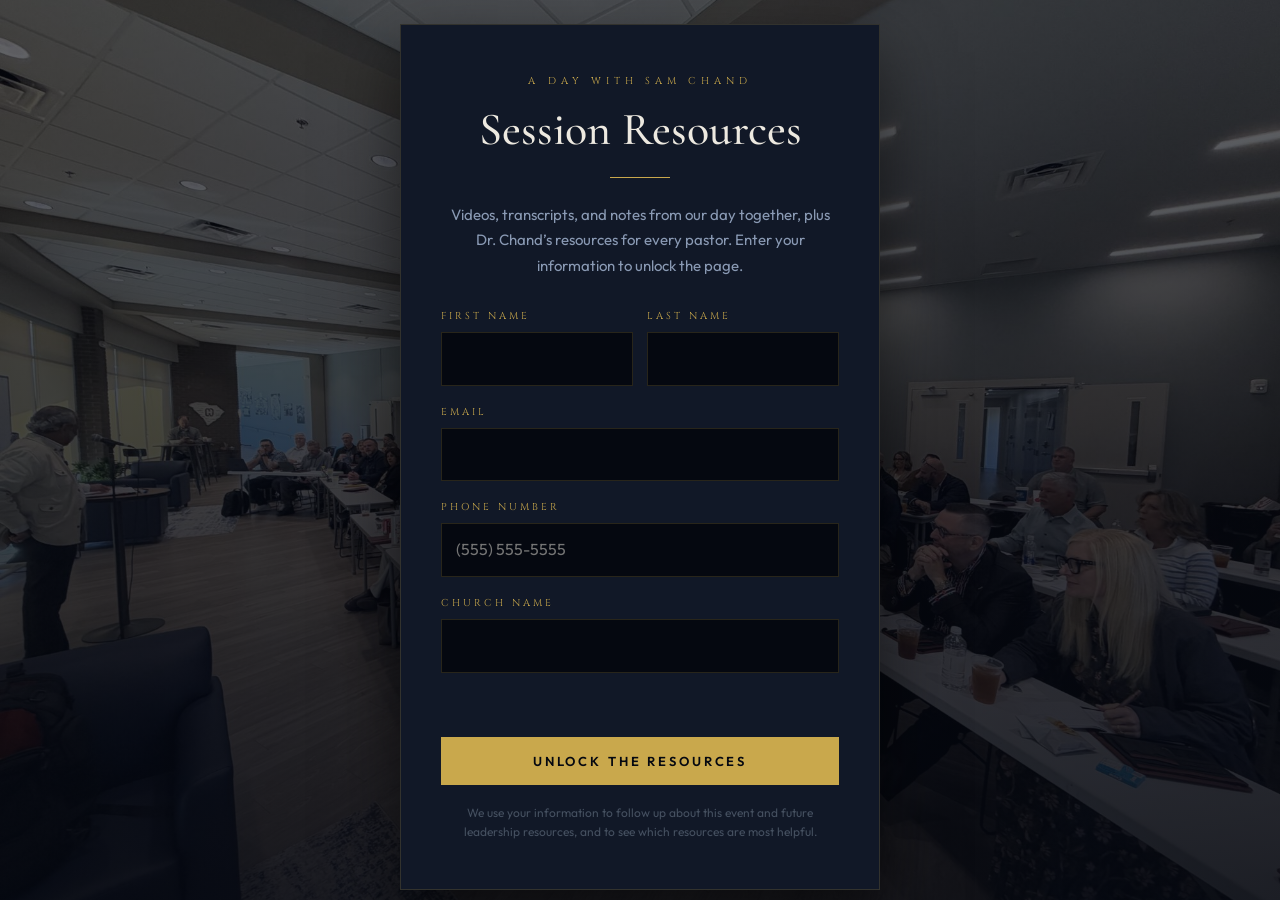
<file: resources.html>
<!DOCTYPE html>
<html lang="en">
<head>
  <meta charset="UTF-8">
  <meta name="viewport" content="width=device-width, initial-scale=1.0">
  <title>Session Resources | A Day with Sam Chand</title>
  <meta name="robots" content="noindex, nofollow">
  <link rel="preconnect" href="https://fonts.googleapis.com">
  <link rel="preconnect" href="https://fonts.gstatic.com" crossorigin>
  <link href="https://fonts.googleapis.com/css2?family=Cormorant+Garamond:ital,wght@0,300;0,400;0,500;0,600;0,700;1,300;1,400;1,500;1,600&family=Cinzel:wght@400;600;700&family=Outfit:wght@300;400;500;600;700&family=Playfair+Display:ital,wght@0,400;0,500;0,700;1,500;1,600&family=Inter:wght@400;500;600&display=swap" rel="stylesheet">
  <link rel="stylesheet" href="assets/styles.css">
  <script
    src="https://app.rybbit.io/api/script.js"
    data-site-id="40519751ca93"
    defer
  ></script>
  <style>
    /* GATE */
    #gate {
      position: fixed; inset: 0; z-index: 9000;
      display: flex; align-items: center; justify-content: center;
      padding: 24px 16px; overflow-y: auto;
      background:
        linear-gradient(180deg, rgba(5,8,16,0.62) 0%, rgba(5,8,16,0.78) 60%, rgba(5,8,16,0.9) 100%),
        url("assets/gate-bg.jpg") center 40% / cover no-repeat;
    }
    body.unlocked #gate { display: none; }
    body:not(.unlocked) { overflow: hidden; }
    body:not(.unlocked) #content { display: none; }

    .gate-card {
      width: 100%; max-width: 480px; margin: auto;
      background: var(--bg-card); border: 1px solid var(--gold-border);
      padding: 48px 40px; text-align: center;
      box-shadow: 0 28px 64px rgba(0,0,0,0.55);
    }
    .gate-card .section-divider { margin: 22px auto 24px; }
    .gate-title {
      font-family: var(--font-display); font-size: clamp(34px, 6vw, 46px);
      font-weight: 500; line-height: 1.08; color: var(--text);
    }
    .gate-lead { font-size: 15px; color: var(--text-secondary); line-height: 1.7; margin-bottom: 30px; }
    .gate-form { text-align: left; display: grid; gap: 18px; }
    .gate-field label {
      display: block; font-family: var(--font-title); font-size: 10px;
      letter-spacing: 0.3em; text-transform: uppercase; color: var(--gold); margin-bottom: 8px;
    }
    .gate-row { display: grid; grid-template-columns: 1fr 1fr; gap: 14px; }
    .gate-field input {
      width: 100%; padding: 13px 14px; font: inherit; font-size: 16px;
      color: var(--text); background: var(--bg-deep);
      border: 1px solid var(--gold-border); border-radius: 0; outline: none;
      transition: border-color 0.2s; appearance: none;
    }
    .gate-field input:focus { border-color: var(--gold); }
    .gate-field [aria-invalid="true"] { border-color: #d36b5e; }
    .gate-hp { position: absolute; left: -9999px; width: 1px; height: 1px; overflow: hidden; }
    .gate-submit {
      margin-top: 8px; width: 100%; padding: 16px; cursor: pointer;
      font-family: var(--font-body); font-size: 13px; font-weight: 600;
      letter-spacing: 0.22em; text-transform: uppercase;
      color: var(--bg-deep); background: var(--gold); border: none;
      transition: background 0.2s;
    }
    .gate-submit:hover { background: var(--gold-light); }
    .gate-submit:disabled { opacity: 0.6; cursor: wait; }
    .gate-error { min-height: 20px; font-size: 14px; color: #e08a7e; text-align: center; }
    .gate-fine { font-size: 12px; color: var(--text-muted); margin-top: 18px; line-height: 1.6; }

    /* PAGE HERO */
    .res-hero {
      position: relative; padding: 170px 24px 90px; text-align: center; overflow: hidden;
      background:
        linear-gradient(180deg, rgba(5,8,16,0.58) 0%, rgba(5,8,16,0.72) 55%, rgba(5,8,16,0.94) 85%, var(--bg-deep) 100%),
        url("assets/hero-bg.jpg") center 35% / cover no-repeat;
    }
    .res-hero .hero-title-main { font-size: clamp(54px, 10vw, 112px); }
    .res-hero .hero-divider { margin: 22px auto; width: 80px; }
    .res-hero .hero-subtitle { margin-bottom: 34px; }
    .res-jump { display: flex; justify-content: center; flex-wrap: wrap; gap: 10px; }
    .res-jump a {
      font-family: var(--font-title); font-size: 11px; letter-spacing: 0.22em; text-transform: uppercase;
      color: var(--text); text-decoration: none; padding: 10px 18px;
      border: 1px solid var(--gold-border); background: rgba(5,8,16,0.55);
      transition: border-color 0.2s, color 0.2s;
    }
    .res-jump a:hover { border-color: var(--gold); color: var(--gold-light); }

    /* SESSIONS */
    .sessions { background: var(--bg-deep); }
    .session {
      border: 1px solid var(--gold-border); background: var(--bg-card);
      padding: 44px; margin-top: 48px; scroll-margin-top: 90px;
    }
    .session-head { display: flex; align-items: baseline; gap: 20px; flex-wrap: wrap; margin-bottom: 8px; }
    .session-title { font-family: var(--font-display); font-size: clamp(30px, 4vw, 42px); font-weight: 500; line-height: 1.1; }
    .session-summary { color: var(--text-secondary); font-size: 16px; line-height: 1.75; max-width: 760px; margin: 10px 0 28px; }

    .session-notice {
      display: flex; align-items: center; justify-content: space-between; gap: 12px 20px; flex-wrap: wrap;
      border: 1px solid var(--gold-border); border-left: 3px solid var(--gold); background: rgba(201,168,76,0.07);
      padding: 12px 18px; margin: -8px 0 20px; font-size: 15px; color: var(--text);
    }
    .notice-skip {
      background: none; border: 0; cursor: pointer; font: inherit; font-size: 12px; font-weight: 600;
      letter-spacing: 0.16em; text-transform: uppercase; color: var(--gold); padding: 4px 0;
    }
    .notice-skip:hover { color: var(--gold-light); }
    .session-media { display: grid; grid-template-columns: minmax(0, 1fr) 320px; gap: 24px; align-items: stretch; }
    /* 16:9 via padding (not aspect-ratio): iPhone/WebKit collapses aspect-ratio boxes inside this grid. */
    .player { position: relative; height: 0; padding-top: 56.25%; align-self: start; background: #000; border: 1px solid var(--gold-border); overflow: hidden; scroll-margin-top: 90px; user-select: none; }
    .player-media, .player-media iframe { position: absolute; inset: 0; width: 100%; height: 100%; border: 0; }
    .player-cover {
      position: absolute; inset: 0; z-index: 3; display: flex; flex-direction: column; align-items: center; justify-content: center; gap: 18px;
      background: linear-gradient(180deg, rgba(5,8,16,0.55), rgba(5,8,16,0.85)), url("assets/gate-bg.jpg") center / cover no-repeat;
      cursor: pointer; transition: opacity 0.25s;
    }
    /* After the first play, YouTube's own controls take over (CC, speed, full screen). */
    .player.is-started .player-cover { opacity: 0; pointer-events: none; }
    .player.is-ended .player-cover { opacity: 1; pointer-events: auto; }
    /* Session thumbnail as the cover; the art carries its own title. */
    .player-cover.has-poster { background-position: center; background-size: cover; background-repeat: no-repeat; justify-content: center; }
    .player-cover.has-poster::before { content: ""; position: absolute; inset: 0; background: rgba(5,8,16,0); transition: background 0.25s; }
    .player-cover.has-poster:hover::before { background: rgba(5,8,16,0.15); }
    .player-cover.has-poster .player-big { position: relative; box-shadow: 0 10px 30px rgba(0,0,0,0.45); }
    .player-cover.has-poster .player-cover-note { position: relative; background: rgba(5,8,16,0.75); padding: 6px 12px; }
    .player-cover.has-poster .player-cover-note:empty { display: none; }
    .player-big {
      width: 84px; height: 84px; border-radius: 50%; border: 1px solid var(--gold);
      background: rgba(201,168,76,0.92); color: var(--bg-deep); font-size: 28px;
      display: flex; align-items: center; justify-content: center; padding-left: 6px;
      transition: transform 0.2s, background 0.2s;
    }
    .player-cover:hover .player-big { transform: scale(1.06); background: var(--gold-light); }
    .player-cover-title { font-family: var(--font-display); font-size: clamp(20px, 3vw, 30px); color: var(--text); text-align: center; padding: 0 20px; }
    .player-cover-note { font-family: var(--font-title); font-size: 11px; letter-spacing: 0.28em; text-transform: uppercase; color: var(--gold-light); min-height: 14px; text-align: center; padding: 0 20px; }
    .player.is-loading .player-big { animation: pulse 1s ease-in-out infinite; }
    @keyframes pulse { 50% { opacity: 0.45; } }
    /* Fallback when the browser blocked our play button: let taps reach the video itself. */
    .player.needs-tap .player-cover { opacity: 0; pointer-events: none; }
    .video-soon {
      position: absolute; inset: 0; display: flex; flex-direction: column; align-items: center; justify-content: center; gap: 10px;
      font-family: var(--font-title); font-size: 12px; letter-spacing: 0.3em; text-transform: uppercase; color: var(--text-secondary);
    }
    .video-soon span { font-size: 30px; color: var(--gold); letter-spacing: 0; }

    .block-label { font-family: var(--font-title); font-size: 11px; letter-spacing: 0.3em; text-transform: uppercase; color: var(--gold); margin-bottom: 14px; display: block; }
    /* height:0 + min-height:100% keeps the list as tall as the video, scrolling inside. */
    .chapters { border: 1px solid var(--gold-border); background: var(--bg-deep); padding: 18px 0 0; height: 0; min-height: 100%; display: flex; flex-direction: column; }
    .chapters .block-label { padding: 0 18px; }
    .chapter-list { list-style: none; flex: 1; overflow-y: auto; }
    .chapter-btn {
      width: 100%; display: flex; gap: 14px; align-items: baseline; text-align: left;
      background: none; border: none; border-top: 1px solid rgba(201,168,76,0.08);
      padding: 11px 18px; cursor: pointer; font: inherit; color: var(--text);
      transition: background 0.15s;
    }
    .chapter-btn:hover, .chapter-btn:focus-visible { background: rgba(201,168,76,0.08); outline: none; }
    .chapter-time { font-size: 13px; font-weight: 600; color: var(--gold); font-variant-numeric: tabular-nums; min-width: 52px; }
    .chapter-label { font-size: 14px; line-height: 1.5; }
    .chapters .muted { padding: 4px 18px 10px; }

    .downloads { margin-top: 32px; }
    .download-grid { display: grid; grid-template-columns: repeat(5, 1fr); gap: 12px; }
    .download {
      display: flex; flex-direction: column; gap: 4px; padding: 16px 18px;
      border: 1px solid var(--gold-border); background: var(--bg-deep);
      text-decoration: none; color: var(--text); transition: border-color 0.2s, background 0.2s;
    }
    a.download:hover { border-color: var(--gold); background: rgba(201,168,76,0.06); }
    .download-type { font-size: 15px; font-weight: 600; }
    .download-lang { font-family: var(--font-title); font-size: 10px; letter-spacing: 0.28em; text-transform: uppercase; color: var(--gold); }
    .download-action { font-size: 12px; color: var(--text-secondary); margin-top: 6px; }
    .download.is-soon { opacity: 0.5; }

    .extra {
      display: flex; align-items: center; justify-content: space-between; gap: 24px; margin-top: 20px;
      padding: 24px 26px; text-decoration: none; color: var(--text);
      border: 1px solid var(--gold-border); border-left: 3px solid var(--gold); background: rgba(201,168,76,0.06);
      transition: background 0.2s, border-color 0.2s;
    }
    .extra:hover { background: rgba(201,168,76,0.12); border-color: var(--gold); }
    .extra-text { display: flex; flex-direction: column; }
    .extra-text .block-label { margin-bottom: 8px; }
    .extra-title { font-family: var(--font-display); font-size: clamp(22px, 2.6vw, 28px); line-height: 1.2; }
    .extra-by { font-size: 14px; color: var(--gold-light); margin-top: 4px; }
    .extra-desc { font-size: 15px; color: var(--text-secondary); line-height: 1.65; margin-top: 10px; max-width: 640px; }
    .extra-action {
      flex: none; display: flex; flex-direction: column; align-items: center; gap: 4px;
      background: var(--gold); color: var(--bg-deep); padding: 14px 24px;
      font-size: 13px; font-weight: 600; letter-spacing: 0.18em; text-transform: uppercase;
    }
    .extra-action small { font-size: 11px; letter-spacing: 0.04em; text-transform: none; font-weight: 500; opacity: 0.8; }
    .extra:hover .extra-action { background: var(--gold-light); }
    @media (max-width: 640px) { .extra { flex-direction: column; align-items: stretch; } }
    .key-notes { margin-top: 32px; }
    .notes-list { list-style: none; display: grid; gap: 12px; }
    .notes-list li { position: relative; padding-left: 22px; color: var(--text); font-size: 15px; line-height: 1.65; }
    .notes-list li::before { content: "\25C6"; position: absolute; left: 0; top: 1px; font-size: 10px; color: var(--gold); }
    .muted { color: var(--text-muted); font-size: 14px; font-style: italic; }

    /* SAM'S RESOURCES (styled after AVAIL's marketing) */
    .gifts { background: var(--bg-surface); text-align: center; }
    .gifts .section-divider { margin: 0 auto 44px; }
    .avail {
      --a-bg: #f6f3ee; --a-ink: #1c1b19; --a-sub: #4a4741; --a-orange: #ef8a2b;
      display: grid; grid-template-columns: minmax(0, 1.25fr) minmax(0, 1fr); gap: 48px; align-items: center;
      background: var(--a-bg); color: var(--a-ink); text-align: left;
      padding: 52px 56px; box-shadow: 0 28px 64px rgba(0,0,0,0.45);
      font-family: "Inter", var(--font-body);
    }
    .avail-brand { display: flex; align-items: center; gap: 22px; margin-bottom: 34px; flex-wrap: wrap; }
    .avail-brand img { height: 34px; width: auto; }
    .avail-brand span { font-size: 13px; letter-spacing: 0.04em; text-transform: uppercase; color: var(--a-ink); }
    .avail-head { font-family: "Playfair Display", serif; font-weight: 400; font-size: clamp(38px, 5vw, 58px); line-height: 1.08; margin-bottom: 34px; }
    .avail-head em { font-style: normal; color: var(--a-orange); }
    .avail-list { list-style: none; border-left: 3px solid var(--a-orange); padding-left: 20px; display: grid; gap: 18px; }
    .avail-list strong { display: block; font-size: 18px; font-weight: 500; }
    .avail-list span { font-size: 16px; color: var(--a-sub); }
    .avail-books { display: flex; align-items: center; gap: 14px; margin-top: 30px; }
    .avail-books p { font-size: 14px; line-height: 1.6; color: var(--a-sub); }
    .avail-cta { text-align: center; display: flex; flex-direction: column; align-items: center; gap: 22px; }
    .avail-cta-label { font-size: 17px; font-weight: 600; letter-spacing: 0.02em; text-transform: uppercase; }
    .avail-covers { display: flex; gap: 18px; justify-content: center; }
    .avail-covers img { width: 128px; height: auto; box-shadow: 0 14px 30px rgba(0,0,0,0.25); }
    .avail-covers img:first-child { transform: rotate(-4deg); }
    .avail-covers img:last-child { transform: rotate(4deg); }
    .avail-button {
      display: inline-block; background: var(--a-orange); color: #fff; text-decoration: none;
      font-weight: 600; font-size: 15px; letter-spacing: 0.04em; padding: 16px 30px;
      transition: background 0.2s, transform 0.2s;
    }
    .avail-button:hover { background: #d9761c; transform: translateY(-2px); }
    .avail-url { font-size: 18px; color: var(--a-ink); text-decoration: underline; text-underline-offset: 4px; }
    .site-cta { margin-top: 44px; }

    /* THANK YOU */
    .thanks { background: var(--bg-deep); text-align: center; }
    .thanks .section-divider { margin: 0 auto 22px; }
    .thanks-lead { color: var(--text-secondary); font-size: 16px; line-height: 1.7; max-width: 560px; margin: 0 auto 52px; }
    .thanks-grid { display: grid; grid-template-columns: repeat(3, 1fr); gap: 20px; text-align: left; }
    .thanks-card { background: var(--bg-card); border: 1px solid var(--gold-border); border-top: 2px solid var(--gold); padding: 36px 30px; }
    .thanks-for { font-family: var(--font-title); font-size: 10px; letter-spacing: 0.32em; text-transform: uppercase; color: var(--gold); display: block; margin-bottom: 12px; }
    .thanks-name { font-family: var(--font-display); font-size: 30px; font-weight: 500; line-height: 1.12; margin-bottom: 14px; }
    .thanks-body { color: var(--text-secondary); font-size: 15px; line-height: 1.75; }
    .thanks-photos { margin-top: 56px; }

    /* BETTER TOGETHER SAVE THE DATE */
    .bt {
      position: relative; overflow: hidden; padding: 0;
      background:
        radial-gradient(ellipse 55% 75% at 78% 8%, rgba(214,122,32,0.78), rgba(150,90,50,0.35) 45%, transparent 75%),
        linear-gradient(100deg, #0b1222 40%, #141a2c 100%);
      border-top: 1px solid var(--gold-border);
      --bt-gold: #f0b443;
    }
    .bt-inner { max-width: 1240px; margin: 0 auto; padding: 96px 48px 48px; }
    .bt-top { display: grid; grid-template-columns: minmax(0, 1.1fr) minmax(0, 1fr); gap: 24px; align-items: end; }
    .bt-kicker { font-family: var(--font-body); font-weight: 700; font-size: 13px; letter-spacing: 0.28em; text-transform: uppercase; color: var(--bt-gold); margin-bottom: 18px; }
    .bt-title { font-family: "Playfair Display", serif; font-weight: 700; font-size: clamp(46px, 6.3vw, 92px); line-height: 1; color: #f4ecdc; letter-spacing: -0.01em; white-space: nowrap; }
    .bt-date { font-family: "Playfair Display", serif; font-style: italic; font-weight: 600; font-size: clamp(27px, 3.5vw, 52px); line-height: 1.1; color: var(--bt-gold); margin: 20px 0 34px; white-space: nowrap; }
    .bt-city { font-family: var(--font-body); font-weight: 600; font-size: clamp(20px, 2.2vw, 28px); color: var(--text); }
    .bt-venue { font-size: clamp(16px, 1.6vw, 20px); color: var(--text); opacity: 0.85; margin-top: 4px; }
    .bt-reg { font-family: var(--font-body); font-weight: 700; font-size: 13px; letter-spacing: 0.24em; text-transform: uppercase; color: var(--bt-gold); margin-top: 26px; }
    .bt-art { position: relative; align-self: stretch; display: flex; flex-direction: column; justify-content: flex-end; }
    .bt-art img {
      width: 100%; height: auto; display: block;
      /* Soft oval fade so the art melts into the section's sunset glow, with no hard edges. */
      -webkit-mask-image: radial-gradient(ellipse 52% 54% at 50% 54%, #000 60%, transparent 100%);
      mask-image: radial-gradient(ellipse 52% 54% at 50% 54%, #000 60%, transparent 100%);
    }
    .bt-speakers { display: grid; grid-template-columns: 54% 46%; margin-top: 10px; text-align: center; }
    .bt-when { font-family: var(--font-body); font-weight: 700; font-size: 12px; letter-spacing: 0.24em; text-transform: uppercase; color: var(--bt-gold); }
    .bt-name { font-family: "Playfair Display", serif; font-weight: 700; font-size: clamp(15px, 1.6vw, 23px); white-space: nowrap; color: #f4ecdc; margin-top: 4px; }
    .bt-bottom {
      display: flex; align-items: center; justify-content: space-between; gap: 28px; flex-wrap: wrap;
      border-top: 1px solid rgba(240,180,67,0.45); margin-top: 34px; padding-top: 30px;
    }
    .bt-tag { font-family: var(--font-body); font-weight: 700; font-size: 13px; letter-spacing: 0.26em; text-transform: uppercase; color: var(--bt-gold); line-height: 1.8; }
    .bt-logos { display: flex; align-items: center; gap: 44px; flex-wrap: wrap; }
    .bt-logos img { height: 44px; width: auto; display: block; }
    .bt-logos .bt-ipcc { height: 64px; }

    @media (max-width: 1000px) {
      .download-grid { grid-template-columns: 1fr 1fr; }
      .avail { grid-template-columns: 1fr; padding: 40px 32px; }
      .download-grid > :first-child { grid-column: 1 / -1; }
      .session-media { grid-template-columns: 1fr; }
      .chapters { height: auto; min-height: 0; }
      .chapter-list { flex: none; max-height: 300px; }
    }
    @media (max-width: 768px) {
      .session { padding: 26px 18px; }
      .avail { padding: 32px 20px; gap: 36px; }
      .avail-covers img { width: 104px; }
      .gate-card { padding: 36px 22px; }
      .gate-row { grid-template-columns: 1fr; }
      .res-hero { padding: 130px 16px 70px; }
      .thanks-grid { grid-template-columns: 1fr; }
      .bt-inner { padding: 72px 20px 36px; }
      .bt-top { grid-template-columns: 1fr; gap: 36px; }
      .bt-logos { gap: 26px 32px; justify-content: center; }
      .bt-logos img { height: 34px; }
      .bt-logos .bt-ipcc { height: 50px; }
      .bt-bottom { justify-content: center; text-align: center; }
    }
    @media (max-width: 420px) { .download-grid { grid-template-columns: 1fr; } }
    /* PHONES: page-only refinements (shared styles.css is left as is for the main site) */
    @media (max-width: 768px) {
      nav { padding: 0 16px; }
      .nav-brand { display: block; font-size: 10px; letter-spacing: 0.24em; }
      .hamburger { margin-right: 0; margin-left: 10px; min-width: 44px; min-height: 44px; align-items: center; }
      .res-hero .hero-meta { letter-spacing: 0.28em; line-height: 2; }
      .hm-sep { display: block; height: 0; overflow: hidden; }
      .res-jump { display: grid; grid-template-columns: repeat(3, 1fr); gap: 8px; max-width: 420px; margin: 0 auto; }
      .res-jump a { padding: 12px 6px; font-size: 10px; letter-spacing: 0.14em; min-height: 44px; display: flex; align-items: center; justify-content: center; text-align: center; line-height: 1.4; }
      .player-big { width: 60px; height: 60px; font-size: 22px; padding-left: 4px; }
      .player-cover { gap: 12px; }
      .player-cover-title { font-size: 20px; }
      .player-cover-note { font-size: 10px; letter-spacing: 0.2em; }
      .notice-skip { padding: 12px 0; }
      .session-notice { padding: 6px 16px; margin-top: 0; }
      .site-cta .hotel-form-link { display: inline-block; padding: 12px 0; }
      .chapter-btn { padding: 13px 16px; }
    }
    @media (max-width: 600px) {
      .download-grid { grid-template-columns: 1fr; gap: 8px; }
      .download-grid > :first-child { grid-column: auto; }
      .download { display: grid; grid-template-columns: 1fr auto; grid-template-rows: auto auto; column-gap: 12px; align-items: center; padding: 12px 16px; min-height: 56px; }
      .download-lang { grid-column: 1; grid-row: 1; }
      .download-type { grid-column: 1; grid-row: 2; }
      .download-action { grid-column: 2; grid-row: 1 / span 2; margin-top: 0; font-size: 13px; color: var(--gold); white-space: nowrap; }
      .download.is-soon .download-action { color: var(--text-muted); }
    }
    @media (max-width: 480px) {
      .nav-cta { display: none; }
      .sessions { padding-left: 16px; padding-right: 16px; }
      .session { padding: 22px 16px; margin-top: 32px; }
      .session-title { font-size: 30px; }
      .session-summary { font-size: 15px; }
      .gifts, .thanks { padding-left: 16px; padding-right: 16px; }
    }
  </style>
</head>
<body>

<!-- ACCESS GATE -->
<div id="gate" role="dialog" aria-modal="true" aria-labelledby="gate-title">
  <div class="gate-card">
    <span class="section-label">A Day with Sam Chand</span>
    <h1 class="gate-title" id="gate-title">Session Resources</h1>
    <div class="section-divider"></div>

    <p class="gate-lead">Videos, transcripts, and notes from our day together, plus Dr. Chand&rsquo;s resources for every pastor. Enter your information to unlock the page.</p>
    <form class="gate-form" id="gate-form" novalidate>
      <div class="gate-row">
        <div class="gate-field">
          <label for="g-first">First Name</label>
          <input id="g-first" autocomplete="given-name" required>
        </div>
        <div class="gate-field">
          <label for="g-last">Last Name</label>
          <input id="g-last" autocomplete="family-name" required>
        </div>
      </div>
      <div class="gate-field">
        <label for="g-email">Email</label>
        <input id="g-email" type="email" autocomplete="email" required>
      </div>
      <div class="gate-field">
        <label for="g-phone">Phone Number</label>
        <input id="g-phone" type="tel" autocomplete="tel" inputmode="tel" placeholder="(555) 555-5555" required>
      </div>
      <div class="gate-field">
        <label for="g-church">Church Name</label>
        <input id="g-church" autocomplete="organization" required>
      </div>
      <div class="gate-hp" aria-hidden="true">
        <label for="g-website">Website</label>
        <input id="g-website" tabindex="-1" autocomplete="off">
      </div>
      <div class="gate-error" id="gate-error" role="alert"></div>
      <button class="gate-submit" type="submit" id="gate-submit">Unlock the Resources</button>
    </form>

    <p class="gate-fine">We use your information to follow up about this event and future leadership resources, and to see which resources are most helpful.</p>
  </div>
</div>

<div id="content">
<nav id="main-nav">
  <a href="index.html" class="nav-brand">A Day with Sam Chand</a>
  <div class="nav-links" id="nav-links">
    <a href="#sessions" class="nav-link">Sessions</a>
    <a href="#resources" class="nav-link">Resources</a>
    <a href="https://drive.google.com/drive/folders/1bHUYrwxscRvlY7f5p4rRxtNYhdfCd8IL" class="nav-link" target="_blank" rel="noopener" data-track-link="View Event Photos">Photos</a>
    <a href="#conference" class="nav-link">Better Together</a>
  </div>
  <div class="nav-right">
    <button class="hamburger" id="hamburger" aria-label="Toggle menu">
      <span></span><span></span><span></span>
    </button>
    <a href="#resources" class="nav-cta">Free Resources</a>
  </div>
</nav>

<section class="res-hero">
  <div class="hero-meta">October 22, 2026<span class="hm-sep"> &nbsp;&middot;&nbsp; </span>Graniteville, SC</div>
  <div class="hero-divider"></div>
  <div class="hero-title-pre">A Day with Sam Chand</div>
  <div class="hero-title-main">Resources</div>
  <div class="hero-subtitle">Watch, Read, and Revisit Every Session</div>
  <div class="res-jump" id="res-jump"></div>
</section>

<section class="sessions" id="sessions">
  <div class="section-inner">
    <span class="section-label">The Sessions</span>
    <h2 class="section-title">Watch &amp; Review</h2>
    <div class="section-divider"></div>
    <p class="session-summary" style="margin:0">Click any time code to jump to that point in the video. Use the CC button in the player for captions. Download the audio, plus transcripts and notes in English and Spanish.</p>
    <div id="session-list"></div>
  </div>
</section>

<section class="gifts" id="resources">
  <div class="section-inner">
    <span class="section-label">From Dr. Chand</span>
    <h2 class="section-title">Gifts for Every Pastor</h2>
    <div class="section-divider"></div>
    <div class="avail">
      <div>
        <div class="avail-brand">
          <img src="assets/avail-logo.png" alt="AVAIL">
          <span>Leadership Resources with Sam Chand</span>
        </div>
        <h3 class="avail-head">Lead with more<br><em>clarity.</em></h3>
        <ul class="avail-list" id="avail-list"></ul>
        <div class="avail-books">
          <p>Practical wisdom for wherever you lead.<br>Claim your resources in a few simple steps.</p>
        </div>
      </div>
      <div class="avail-cta">
        <div class="avail-cta-label">Get Instant Access</div>
        <div class="avail-covers">
          <img src="assets/book-voices.jpg" alt="Voices by Sam Chand">
          <img src="assets/book-chaos.jpg" alt="How Leaders Create Chaos by Sam Chand">
        </div>
        <a class="avail-button" id="res-link" href="#" target="_blank" rel="noopener" data-track-link="Claim Sam Chand Resources">Claim Your Free Resources &rarr;</a>
        <a class="avail-url" id="res-url" href="#" target="_blank" rel="noopener"></a>
      </div>
    </div>
    <div class="site-cta">
      <a class="hotel-form-link" id="site-link" href="#" target="_blank" rel="noopener">Visit SamChand.com &rarr;</a>
    </div>
  </div>
</section>

<section class="thanks" id="thanks">
  <div class="section-inner">
    <span class="section-label">With Gratitude</span>
    <h2 class="section-title">Thank You</h2>
    <div class="section-divider"></div>
    <p class="thanks-lead">A day like this takes many hands. We are grateful to the people who made it possible.</p>
    <div class="thanks-grid">
      <div class="thanks-card">
        <span class="thanks-for">For Hosting</span>
        <h3 class="thanks-name">Christian Heritage Church</h3>
        <p class="thanks-body">Thank you for opening your doors, making every pastor feel at home, and providing a wonderful meal for pastors and spouses. Your hospitality set the tone for the whole day.</p>
      </div>
      <div class="thanks-card">
        <span class="thanks-for">For Teaching &amp; Generosity</span>
        <h3 class="thanks-name">Dr. Sam Chand</h3>
        <p class="thanks-body">Thank you for pouring decades of wisdom into our room, and for the generous gifts you are giving every pastor.</p>
      </div>
      <div class="thanks-card">
        <span class="thanks-for">For Planning &amp; Leading</span>
        <h3 class="thanks-name">Rev. Anthony Baumann</h3>
        <p class="thanks-body">Thank you for planning and executing a spectacular event, and for providing these recordings, resources, notes, and this website.</p>
      </div>
    </div>
    <div class="thanks-photos">
      <a class="hero-cta" id="photos-link" href="#" target="_blank" rel="noopener" data-track-link="View Event Photos"><span>View Photos from the Day</span></a>
    </div>
  </div>
</section>

<section class="bt" id="conference" aria-label="Better Together Leadership Conference 2027">
  <div class="bt-inner">
    <div class="bt-top">
      <div>
        <div class="bt-kicker">Better Together Leadership Conference</div>
        <h2 class="bt-title">Save the Date</h2>
        <div class="bt-date">September 23&ndash;24, 2027</div>
        <div class="bt-city">Pigeon Forge, Tennessee</div>
        <div class="bt-venue">The Ramsey Hotel &amp; Convention Center</div>
        <div class="bt-reg">Registration Opens Soon</div>
      </div>
      <div class="bt-art">
        <img src="assets/better-together-speakers.jpg" alt="Bishop Tony Stewart and Pastor Larry Stockstill" loading="lazy">
        <div class="bt-speakers">
          <div><div class="bt-when">Thursday Night</div><div class="bt-name">Bishop Tony Stewart</div></div>
          <div><div class="bt-when">Friday AM &amp; PM</div><div class="bt-name">Pastor Larry Stockstill</div></div>
        </div>
      </div>
    </div>
    <div class="bt-bottom">
      <div class="bt-tag">Four Fellowships<br>One Gathering</div>
      <div class="bt-logos">
        <img src="assets/pfwb-logo.png" alt="Pentecostal Freewill Baptist Church">
        <img class="white-filter" src="assets/chc-logo.png" alt="Congregational Holiness Church">
        <img class="bt-ipcc" src="assets/ipcc-logo.png" alt="International Pentecostal Church of Christ">
        <img src="assets/cgma-logo.png" alt="Church of God Mountain Assembly">
      </div>
    </div>
  </div>
</section>

<footer>
  <div class="footer-inner">
    <div class="footer-grid">
      <div>
        <div class="footer-col-label">The Event</div>
        <div class="footer-event-name">A Day with<br>Sam Chand</div>
        <div class="footer-text">
          Thursday, October 22, 2026<br>
          Christian Heritage Church<br>
          Graniteville, South Carolina
        </div>
      </div>
      <div>
        <div class="footer-col-label">Questions?</div>
        <div class="footer-text">
          Anthony Baumann<br>
          <a href="mailto:anthony@chchurch.com">anthony@chchurch.com</a><br>
          <a href="tel:7702284833">(770) 228-4833</a>
        </div>
      </div>
      <div>
        <div class="footer-col-label">Presented By</div>
        <div class="footer-logos-grid">
          <div class="footer-logo-box"><img class="white-filter" src="assets/chc-logo.png" alt="CHC"></div>
          <div class="footer-logo-box"><img src="assets/pfwb-logo.png" alt="PFWB" style="height:22px;"></div>
          <div class="footer-logo-box"><img src="assets/ipcc-logo.png" alt="IPCC"></div>
          <div class="footer-logo-box"><img src="assets/cgma-logo.png" alt="CGMA"></div>
        </div>
      </div>
    </div>
    <div class="footer-bottom">
      <div class="footer-copy">&copy; 2026 &nbsp;&middot;&nbsp; All Rights Reserved</div>
      <div class="footer-tag">For Event Participants</div>
    </div>
  </div>
</footer>
</div>

<script>
  /* ==========================================================
     EDIT YOUR CONTENT HERE
     - poster: the cover image shown before the video plays (16:9).
     - video: paste the full video link. Leave "" to show "Coming Soon".
       Viewers never see the link; the page plays it in its own player.
     - timecodes: { time: "0:12:34", label: "What happens here" }. "1:02:03" for past one hour.
     - downloads: the Google Drive file ID or share link for each file (audio = the MP3).
       The button downloads the file directly; visitors never see Google Drive.
       The Drive folder must stay shared as "Anyone with the link". Leave "" for "Coming Soon".
     - extras: optional extra resources shown under a session's downloads.
     - notice: optional note above the video, with a button that skips to that time.
     - notes: optional key takeaways shown on the page. Leave [] to hide.
     ========================================================== */
  const SESSIONS = [
    {
      title: "Session 1",
      summary: "Dr. Sam Chand shares the surprising story behind this gathering. Then he walks through six simple, two-word questions every church needs to ask. You’ll hear why small churches have an edge in raising leaders. You’ll also learn what to do when one voice in the room holds you back.",
      video: "https://youtu.be/XVVL4igKa8s",
      poster: "assets/thumbs/session-1.jpg",
      timecodes: [
        { time: "0:00:00", label: "Why this day exists: a thank-you text to four bishops" },
        { time: "0:05:25", label: "Dr. Chand's story: from India with 87 cents" },
        { time: "0:08:07", label: "Your past has no relationship to your future" },
        { time: "0:14:14", label: "Your numbers change, your issues stay the same" },
        { time: "0:16:55", label: "Small churches raise and send leaders" },
        { time: "0:28:35", label: "Question 1: What was?" },
        { time: "0:30:41", label: "Volunteers vs. recruiting" },
        { time: "0:40:06", label: "Jesus never asked for volunteers" },
        { time: "0:46:44", label: "Question 2: What is? Every obstacle holds an opportunity" },
        { time: "1:03:28", label: "Meeting Benson: you can raise an army" },
        { time: "1:05:41", label: "Question 3: What if? Start, stop, suspend, sustain, speed" },
        { time: "1:14:14", label: "Question 4: Even if? Counting the cost" },
        { time: "1:23:33", label: "Question 5: What now? Who does what by when" },
        { time: "1:26:11", label: "Question 6: Who knew? and review" }
      ],
      downloads: {
        audio:        "assets/audio/sam-chand-session-1.mp3",  // podcast quality (64 kbps mono); full-quality original stays in Drive
        transcriptEn: "1uLId29gGfAhLdaHWdcsnhE6Tzr3hojT1",
        transcriptEs: "1srBGJdU0P9dxCFQ3a_OCXV5BnF84yAhl",
        notesEn:      "1YNhxWW6rh4g9hP0-VM0dOAv0G2sKmgrD",
        notesEs:      "1vsbO-P3kbLmtkvdWwTfo3TGXHzfVzcXh"
      },
      audioSize: "43 MB",
      notes: []
    },
    {
      title: "Session 2",
      summary: "How do you lead a church that doesn’t want to move? Dr. Chand breaks down the five kinds of people who respond to every vision, and shows which ones most pastors listen to by mistake. He also talks honestly about fear, courage, and the kind of friend every pastor needs.",
      video: "https://youtu.be/QqDmcAJdOMg",
      poster: "assets/thumbs/session-2.jpg",
      timecodes: [
        { time: "0:00:00", label: "The question: an established church that won't move forward" },
        { time: "0:02:45", label: "How to bring people along: 2, 18, 60, 18, 2" },
        { time: "0:09:46", label: "Why we decide based on the bottom 20%" },
        { time: "0:11:43", label: "Make a written list of your top 20%" },
        { time: "0:13:56", label: "Don't talk people into staying; Bless and Release" },
        { time: "0:18:57", label: "The 60%: looking for leadership, authority-resistant" },
        { time: "0:24:56", label: "Fear is real; courage and the ten-year mirror" },
        { time: "0:30:26", label: "Yellow-light moments and wise counsel" },
        { time: "0:36:05", label: "How Jesus led: the 3, the 12, the 70, the crowd" },
        { time: "0:41:36", label: "Friends who celebrate you; pain partners" },
        { time: "0:46:24", label: "Don't let the bottom 20% control the 80%" }
      ],
      downloads: {
        audio:        "assets/audio/sam-chand-session-2.mp3",  // podcast quality (64 kbps mono); full-quality original stays in Drive
        transcriptEn: "1ouuFKgDEMQGjJCjuxEcQAkZcRqFx_w5T",
        transcriptEs: "1Uw1cSfps2ZxM_t4pUx2RXeiKO2W4-7rW",
        notesEn:      "1zVQ3hGGHz8WIhQkss2jD-ZQqwnV_ZJD0",
        notesEs:      "14zgzeQG8UxQx4CIJcot2dwCnDr6cB0TR"
      },
      audioSize: "23 MB",
      notice: { text: "The sound gets better at the 14:00 mark.", time: "0:14:00" },
      notes: []
    },
    {
      title: "Session 3",
      summary: "Pastors from four denominations name the biggest opportunities ahead. Then Dr. Chand gives the pastor’s job description in three words. He closes with two personal questions every leader must answer, and four words from his mentor that he has never forgotten.",
      video: "https://youtu.be/uZfxgVCTeG0",
      poster: "assets/thumbs/session-3.jpg",
      timecodes: [
        { time: "0:01:49", label: "Takeaways from the room; every decision is symbolic" },
        { time: "0:05:30", label: "Group exercise: your best opportunities through 2027" },
        { time: "0:14:47", label: "Pastors' wives and building community" },
        { time: "0:26:47", label: "Free resources from Dr. Chand" },
        { time: "0:31:26", label: "What flourishing churches had in common during COVID" },
        { time: "0:40:52", label: "A spirit of generosity" },
        { time: "0:46:01", label: "Your top 20 list: pray, text, take them to lunch" },
        { time: "0:54:09", label: "Discover, develop, deploy: your job description" },
        { time: "0:55:52", label: "Pastor Tom Grinder's tap on the shoulder" },
        { time: "1:09:20", label: "Task, team, title" },
        { time: "1:13:56", label: "Develop: training vs. development; how Jesus did it" },
        { time: "1:19:18", label: "Deploy" },
        { time: "1:20:42", label: "Two questions: How's your marriage? How's your money?" },
        { time: "1:29:40", label: "Be well when you finish" },
        { time: "1:34:31", label: "Hard work, heart work, homework" }
      ],
      downloads: {
        audio:        "assets/audio/sam-chand-session-3.mp3",  // podcast quality (64 kbps mono); full-quality original stays in Drive
        transcriptEn: "1ueuJTanofGsngnild0Wv9h6k_wP8JdqB",
        transcriptEs: "1sAsIZrU4IRHRZMG2AK-307BkWGz32hpW",
        notesEn:      "1xVYhsuPOaWHGEGF4ln3pqHqn-qoM6IV2",
        notesEs:      "1_HQ_JK8ZyhjxBO60v3Sf9LhUo-nMOxo2"
      },
      audioSize: "54 MB",
      extras: [
        {
          label: "Recommended Reading",
          title: "Finishing Well: The Challenge of a Lifetime",
          by: "Dr. J. Robert Clinton",
          description: "The article Dr. Chand recommends in this session. A study of why so few leaders finish well, and what helps those who do.",
          file: "1nOM5sqmZ7WFh4qH26CiiEURrgCrPU5ef",
          size: "PDF · 24 pages"
        }
      ],
      notes: []
    }
  ];

  // Dr. Chand's resources, worded to match AVAIL's flyer.
  const RESOURCES = {
    link: "https://theartofleadership.co/sam",
    website: "https://samchand.com",
    items: [
      { title: "Tuesdays with Sam Chand",        description: "Leadership videos delivered to your inbox." },
      { title: "Sam Chand Leadership Institute", description: "Pay whatever you want. $1,999 program value." },
      { title: "Two free PDF books",             description: "Voices + How Leaders Create Chaos" }
    ]
  };

  /* ================= END OF CONTENT ================= */

  const PHOTOS_LINK = "https://drive.google.com/drive/folders/1bHUYrwxscRvlY7f5p4rRxtNYhdfCd8IL";

  // Sign-ins are saved to this Jotform form (view them in Jotform > Submissions).
  const JOTFORM_ID = "262968534188069";
  const ACCESS_KEY = "samchand2026-resources-access";


  const $ = id => document.getElementById(id);
  const esc = s => String(s).replace(/[&<>"']/g, c => ({ "&": "&amp;", "<": "&lt;", ">": "&gt;", '"': "&quot;", "'": "&#39;" }[c]));
  const pad = n => String(n).padStart(2, "0");
  // Turns a Drive share link or file ID into a link that downloads the file directly.
  function driveDownload(link) {
    if (!link) return "";
    const m = String(link).match(/\/d\/([\w-]{20,})|[?&]id=([\w-]{20,})/);
    const id = m ? (m[1] || m[2]) : (/^[\w-]{20,}$/.test(link) ? link : "");
    return id ? `https://drive.usercontent.google.com/download?id=${id}&export=download&confirm=t` : link;
  }
  // Rybbit custom events (shows under Events in the Rybbit dashboard).
  function track(name, props) {
    try { if (window.rybbit && window.rybbit.event) window.rybbit.event(name, props); } catch (e) {}
  }
  // Ties this visitor's activity in Rybbit to their name and church (no email or phone).
  // The ID is random; Rybbit keeps it in this browser so return visits stay identified.
  function identify(first, last, church) {
    try {
      if (window.rybbit && window.rybbit.identify) {
        const id = (crypto.randomUUID && crypto.randomUUID()) || `v-${Date.now()}-${Math.random().toString(36).slice(2)}`;
        window.rybbit.identify(id, { name: `${first} ${last}`, username: `${first} ${last}`, church });
      }
    } catch (e) {}
  }
  const toSeconds = t => String(t).split(":").reduce((sum, part) => sum * 60 + (parseInt(part, 10) || 0), 0);

  /* ---------- PAGE CONTENT ---------- */
  function renderContent() {
    $("res-jump").innerHTML = SESSIONS.map((s, i) =>
      `<a href="#session-${i + 1}">${esc(s.title)}</a>`).join("") +
      `<a href="#resources">Resources</a><a href="${PHOTOS_LINK}" target="_blank" rel="noopener" data-track-link="View Event Photos">Photos</a><a href="#conference">Better Together 2027</a>`;

    $("session-list").innerHTML = SESSIONS.map((s, i) => {
      const n = i + 1;
      const video = videoId(s.video)
        ? `<div class="player-media"><div id="yt-${n}"></div></div>
           <div class="player-cover${s.poster ? " has-poster" : ""}" role="button" tabindex="0" aria-label="Play ${esc(s.title)}"${s.poster ? ` style="background-image:url('${esc(s.poster)}')"` : ""}>
             <div class="player-big" aria-hidden="true">&#9654;</div>
             ${s.poster ? "" : `<div class="player-cover-title">${esc(s.title)}</div>`}
             <div class="player-cover-note"></div>
           </div>`
        : `<div class="video-soon"><span>&#9654;</span>Video Coming Soon</div>`;
      const chapters = s.timecodes && s.timecodes.length
        ? `<ol class="chapter-list">${s.timecodes.map(c =>
            `<li><button type="button" class="chapter-btn" data-session="${n}" data-seconds="${toSeconds(c.time)}">
               <span class="chapter-time">${fmt(toSeconds(c.time))}</span><span class="chapter-label">${esc(c.label)}</span>
             </button></li>`).join("")}</ol>`
        : `<p class="muted">Time codes coming soon.</p>`;
      const d = s.downloads || {};
      const files = [
        { url: d.notesEn,      type: "Notes",         lang: "English", file: "Notes (English)" },
        { url: d.transcriptEn, type: "Transcript",    lang: "English", file: "Transcript (English)" },
        { url: d.audio,        type: "Audio (MP3)",   lang: "Listen",  file: "Audio MP3", size: s.audioSize, saveAs: `Sam Chand - ${s.title}.mp3` },
        { url: d.notesEs,      type: "Notas",         lang: "Español", file: "Notes (Spanish)" },
        { url: d.transcriptEs, type: "Transcripción", lang: "Español", file: "Transcript (Spanish)" }
      ];
      const downloads = files.map(f => f.url
        ? `<a class="download" href="${esc(driveDownload(f.url))}" download="${esc(f.saveAs || "")}" data-track-session="${esc(s.title)}" data-track-file="${f.file}">
             <span class="download-lang">${f.lang}</span><span class="download-type">${f.type}</span>
             <span class="download-action">${f.lang === "Español" ? "Descargar" : "Download"}${f.size ? ` &middot; ${esc(f.size)}` : ""} &darr;</span></a>`
        : `<div class="download is-soon">
             <span class="download-lang">${f.lang}</span><span class="download-type">${f.type}</span>
             <span class="download-action">${f.lang === "Español" ? "Próximamente" : "Coming Soon"}</span></div>`).join("");
      const notes = s.notes && s.notes.length
        ? `<div class="key-notes"><span class="block-label">Key Takeaways</span>
             <ul class="notes-list">${s.notes.map(x => `<li>${esc(x)}</li>`).join("")}</ul></div>`
        : "";
      return `
        <article class="session" id="session-${n}">
          <div class="session-head">
            <h3 class="session-title">${esc(s.title)}</h3>
          </div>
          ${s.summary ? `<p class="session-summary">${esc(s.summary)}</p>` : `<div style="height:24px"></div>`}
          ${s.notice ? `<div class="session-notice"><span>${esc(s.notice.text)}</span>
            <button type="button" class="notice-skip" data-session="${n}" data-seconds="${toSeconds(s.notice.time)}">Skip to ${fmt(toSeconds(s.notice.time))} &rarr;</button></div>` : ""}
          <div class="session-media">
            <div class="player" id="video-${n}" data-session="${n}">${video}</div>
            <div class="chapters"><span class="block-label">Jump To</span>${chapters}</div>
          </div>
          <div class="downloads"><span class="block-label">Downloads</span><div class="download-grid">${downloads}</div></div>
          ${(s.extras || []).map(x => `
          <a class="extra" href="${esc(driveDownload(x.file))}" download data-track-session="${esc(s.title)}" data-track-file="${esc(x.title)}">
            <span class="extra-text">
              <span class="block-label">${esc(x.label)}</span>
              <span class="extra-title">${esc(x.title)}</span>
              <span class="extra-by">by ${esc(x.by)}</span>
              <span class="extra-desc">${esc(x.description)}</span>
            </span>
            <span class="extra-action">Download<small>${esc(x.size)}</small></span>
          </a>`).join("")}
          ${notes}
        </article>`;
    }).join("");

    $("avail-list").innerHTML = RESOURCES.items.map(g =>
      `<li><strong>${esc(g.title)}</strong><span>${esc(g.description)}</span></li>`).join("");
    $("res-link").href = $("res-url").href = RESOURCES.link;
    $("photos-link").href = PHOTOS_LINK;
    $("res-url").textContent = RESOURCES.link.replace(/^https?:\/\//, "");
    $("site-link").href = RESOURCES.website;

  }

  /* ---------- VIDEO PLAYER ----------
     Shows the session thumbnail as a cover, then hands off to YouTube's own controls
     after the first tap so viewers get captions (CC), speed, quality, and full screen. */
  const players = {};
  const fmt = t => {
    t = Math.max(0, Math.floor(t || 0));
    const h = Math.floor(t / 3600), m = Math.floor(t / 60) % 60, sec = pad(t % 60);
    return h ? `${h}:${pad(m)}:${sec}` : `${m}:${sec}`;
  };
  function videoId(link) {
    if (!link) return "";
    const m = String(link).match(/(?:v=|youtu\.be\/|\/embed\/|\/shorts\/|\/live\/)([\w-]{11})/);
    return m ? m[1] : (/^[\w-]{11}$/.test(link) ? link : "");
  }

  function loadPlayers() {
    if (!SESSIONS.some(s => videoId(s.video))) return;
    window.onYouTubeIframeAPIReady = () => {
      SESSIONS.forEach((s, i) => {
        const id = videoId(s.video);
        if (!id) return;
        const n = i + 1, el = $(`video-${n}`);
        const state = players[n] = { el, ready: false, pending: null };
        state.yt = new YT.Player(`yt-${n}`, {
          videoId: id,
          host: "https://www.youtube-nocookie.com",
          playerVars: { controls: 1, rel: 0, playsinline: 1, fs: 1, iv_load_policy: 3, origin: location.origin },
          events: {
            onReady: () => {
              state.ready = true;
              if (state.pending !== null) { const t = state.pending; state.pending = null; seek(n, t); }
            },
            onStateChange: e => onState(n, e.data),
            onError: () => {
              el.classList.remove("is-loading", "is-started");
              el.querySelector(".player-cover-note").textContent = "This video is not available yet. Please check back soon.";
            }
          }
        });
      });
    };
    const tag = document.createElement("script");
    tag.src = "https://www.youtube.com/iframe_api";
    document.head.appendChild(tag);
  }

  // YouTube states: -1 unstarted, 0 ended, 1 playing, 2 paused, 3 buffering, 5 cued.
  function onState(n, code) {
    const p = players[n], el = p.el;
    if (code === 1) {
      el.classList.remove("is-loading", "needs-tap", "is-ended");
      clearTimeout(p.tapTimer);
      if (!el.classList.contains("is-started")) track("Video Play", { session: SESSIONS[n - 1].title });
      el.classList.add("is-started");
    }
    if (code === 0) {
      el.classList.add("is-ended");
      el.querySelector(".player-cover-note").textContent = "Watch again";
    }
  }

  function play(n) {
    const p = players[n];
    if (!p) return;
    p.el.querySelector(".player-cover-note").textContent = "";
    p.el.classList.remove("is-ended");
    p.el.classList.add("is-loading");
    if (p.ready) p.yt.playVideo();
    // Safety net: some phones (iPhone) block starting the video from our button.
    // Only step aside if the player never even began loading (still "unstarted" or "cued").
    // If it's buffering, the play was accepted and a slow connection just needs more time.
    clearTimeout(p.tapTimer);
    p.tapTimer = setTimeout(() => {
      const state = p.ready ? p.yt.getPlayerState() : -1;
      if (p.ready && (state === -1 || state === 5)) {
        p.el.classList.remove("is-loading");
        p.el.classList.add("needs-tap");
      }
    }, 4000);
  }

  function seek(n, seconds) {
    const p = players[n];
    if (!p) return;
    if (!p.ready) { p.pending = seconds; p.el.classList.add("is-loading"); return; }
    p.yt.seekTo(seconds, true);
    play(n);
  }

  document.addEventListener("click", e => {
    const chapter = e.target.closest(".chapter-btn, .notice-skip");
    if (chapter) {
      const n = chapter.dataset.session, frame = $(`video-${n}`);
      seek(n, Number(chapter.dataset.seconds));
      track("Time Code", { session: SESSIONS[n - 1].title, time: fmt(chapter.dataset.seconds) });
      if (frame.getBoundingClientRect().top < 70) frame.scrollIntoView({ behavior: "smooth", block: "start" });
      return;
    }
    const dl = e.target.closest("[data-track-file]");
    if (dl) track("Download", { session: dl.dataset.trackSession, file: dl.dataset.trackFile, item: `${dl.dataset.trackSession}: ${dl.dataset.trackFile}` });
    const link = e.target.closest("[data-track-link]");
    if (link) track(link.dataset.trackLink);
    const cover = e.target.closest(".player-cover");
    if (cover) play(cover.closest(".player").dataset.session);
  });
  document.addEventListener("keydown", e => {
    const cover = e.target.closest && e.target.closest(".player-cover");
    if (cover && (e.key === "Enter" || e.key === " ")) { e.preventDefault(); play(cover.closest(".player").dataset.session); }
  });

  /* ---------- GATE ---------- */
  function hasAccess() {
    try { return localStorage.getItem(ACCESS_KEY) === "1"; } catch (e) { return false; }
  }
  function rememberAccess() {
    try { localStorage.setItem(ACCESS_KEY, "1"); } catch (e) {}
  }
  function unlock() {
    renderContent();
    document.body.classList.add("unlocked");
    initPage();
    loadPlayers();
  }
  const digits = s => s.replace(/\D/g, "");
  function formatPhone(raw) {
    const d = digits(raw).replace(/^1(?=\d{10}$)/, "");
    return d.length === 10 ? `(${d.slice(0, 3)}) ${d.slice(3, 6)}-${d.slice(6)}` : raw.trim();
  }

  function validate(checks) {
    checks.forEach(([el]) => el.removeAttribute("aria-invalid"));
    const bad = checks.filter(([, ok]) => !ok).map(([el]) => el);
    bad.forEach(el => el.setAttribute("aria-invalid", "true"));
    if (bad.length) bad[0].focus();
    return !bad.length;
  }

  $("gate-form").addEventListener("submit", async e => {
    e.preventDefault();
    const error = $("gate-error"), button = $("gate-submit");
    const first = $("g-first"), last = $("g-last"), email = $("g-email"), phone = $("g-phone"), church = $("g-church");
    const ok = validate([
      [first, first.value.trim()],
      [last, last.value.trim()],
      [email, /^[^\s@]+@[^\s@]+\.[^\s@]{2,}$/.test(email.value.trim())],
      [phone, digits(phone.value).length >= 10],
      [church, church.value.trim()]
    ]);
    if (!ok) { error.textContent = "Please complete every field to continue."; return; }
    error.textContent = "";
    // Bots fill the hidden field; people never see it.
    if ($("g-website").value) return;

    const data = new FormData();
    data.append("formID", JOTFORM_ID);
    data.append("simple_spc", `${JOTFORM_ID}-${JOTFORM_ID}`);
    data.append("q2_q2_fullname0[first]", first.value.trim());
    data.append("q2_q2_fullname0[last]", last.value.trim());
    data.append("q3_q3_email1", email.value.trim());
    data.append("q4_q4_phone2[full]", formatPhone(phone.value));
    data.append("q7_churchName", church.value.trim());
    data.append("website", "");

    button.disabled = true;
    button.textContent = "Unlocking...";
    try {
      await fetch(`https://submit.jotform.com/submit/${JOTFORM_ID}`, { method: "POST", mode: "no-cors", body: data });
      identify(first.value.trim(), last.value.trim(), church.value.trim());
      track("Unlocked Page");
      rememberAccess();
      unlock();
      window.scrollTo(0, 0);
    } catch (err) {
      error.textContent = "We could not connect. Please check your internet connection and try again.";
      button.disabled = false;
      button.textContent = "Unlock the Resources";
    }
  });

  /* ---------- PAGE BEHAVIOR (runs after unlock) ---------- */
  function initPage() {
    const nav = $("main-nav");
    const onScroll = () => nav.classList.toggle("scrolled", window.scrollY > 60);
    window.addEventListener("scroll", onScroll, { passive: true });
    onScroll();

    document.querySelectorAll("a[href^='#']").forEach(a => {
      a.addEventListener("click", e => {
        const target = document.querySelector(a.getAttribute("href"));
        if (target) { e.preventDefault(); target.scrollIntoView({ behavior: "smooth", block: "start" }); }
      });
    });

    const hamburger = $("hamburger");
    const navLinks = $("nav-links");
    hamburger.addEventListener("click", () => {
      hamburger.classList.toggle("open");
      navLinks.classList.toggle("open");
    });
    navLinks.querySelectorAll(".nav-link").forEach(link => {
      link.addEventListener("click", () => {
        hamburger.classList.remove("open");
        navLinks.classList.remove("open");
      });
    });
  }

  if (hasAccess()) unlock();
</script>
</body>
</html>
</file>
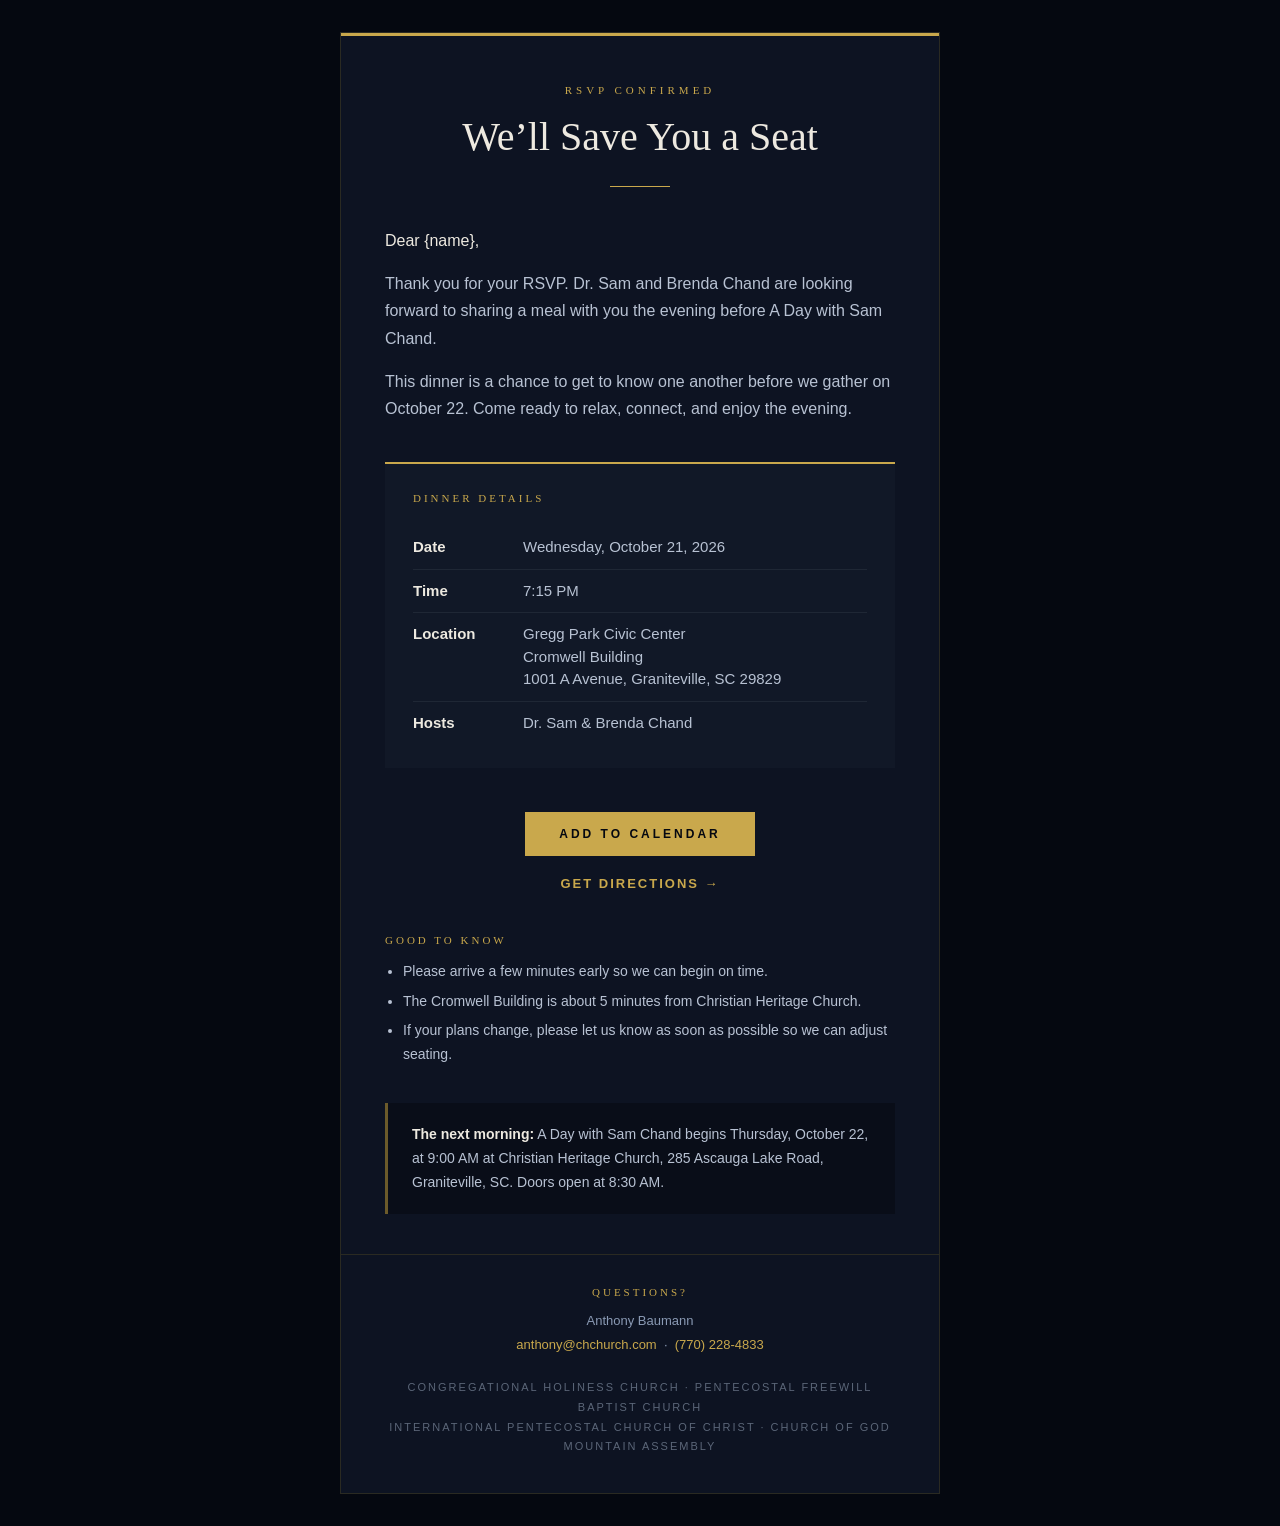
<file: emails/dinner-rsvp-confirmation.html>
<!DOCTYPE html>
<html lang="en" xmlns="http://www.w3.org/1999/xhtml">
<head>
  <meta charset="UTF-8">
  <meta name="viewport" content="width=device-width, initial-scale=1.0">
  <meta name="color-scheme" content="dark light">
  <meta name="supported-color-schemes" content="dark light">
  <title>Your Dinner RSVP Is Confirmed</title>
</head>
<body style="margin:0;padding:0;background-color:#050810;">
  <!-- Preheader (shows in inbox preview) -->
  <div style="display:none;max-height:0;overflow:hidden;opacity:0;color:#050810;">
    You're confirmed for dinner with Dr. Sam &amp; Brenda Chand on Wednesday, October 21 at 7:15 PM.
  </div>

  <table role="presentation" width="100%" cellpadding="0" cellspacing="0" border="0" style="background-color:#050810;">
    <tr>
      <td align="center" style="padding:32px 12px;">

        <table role="presentation" width="600" cellpadding="0" cellspacing="0" border="0" style="width:100%;max-width:600px;background-color:#0d1322;border:1px solid #2a2a22;">

          <!-- Gold top rule -->
          <tr><td style="height:3px;background-color:#c9a84c;font-size:0;line-height:0;">&nbsp;</td></tr>

          <!-- Header -->
          <tr>
            <td align="center" style="padding:48px 40px 12px;">
              <p style="margin:0 0 18px;font-family:Georgia,'Times New Roman',serif;font-size:11px;letter-spacing:4px;text-transform:uppercase;color:#c9a84c;">
                RSVP Confirmed
              </p>
              <h1 style="margin:0;font-family:Georgia,'Times New Roman',serif;font-size:40px;line-height:1.15;font-weight:normal;color:#ede9e0;">
                We&rsquo;ll Save You a Seat
              </h1>
              <table role="presentation" cellpadding="0" cellspacing="0" border="0" style="margin:26px auto 0;">
                <tr><td style="width:60px;height:1px;background-color:#c9a84c;font-size:0;line-height:0;">&nbsp;</td></tr>
              </table>
            </td>
          </tr>

          <!-- Greeting -->
          <tr>
            <td style="padding:28px 44px 8px;font-family:Arial,Helvetica,sans-serif;font-size:16px;line-height:1.7;color:#b8c2d3;">
              <p style="margin:0 0 16px;color:#ede9e0;">Dear {name},</p>
              <p style="margin:0 0 16px;">
                Thank you for your RSVP. Dr. Sam and Brenda Chand are looking forward to sharing a meal with you the evening before A Day with Sam Chand.
              </p>
              <p style="margin:0;">
                This dinner is a chance to get to know one another before we gather on October 22. Come ready to relax, connect, and enjoy the evening.
              </p>
            </td>
          </tr>

          <!-- Details card -->
          <tr>
            <td style="padding:32px 44px 8px;">
              <table role="presentation" width="100%" cellpadding="0" cellspacing="0" border="0" style="background-color:#111827;border-top:2px solid #c9a84c;">
                <tr>
                  <td style="padding:28px 28px 8px;">
                    <p style="margin:0 0 14px;font-family:Georgia,'Times New Roman',serif;font-size:11px;letter-spacing:3px;text-transform:uppercase;color:#c9a84c;">
                      Dinner Details
                    </p>
                  </td>
                </tr>
                <tr>
                  <td style="padding:0 28px 24px;">
                    <table role="presentation" width="100%" cellpadding="0" cellspacing="0" border="0" style="font-family:Arial,Helvetica,sans-serif;font-size:15px;line-height:1.5;">
                      <tr>
                        <td valign="top" width="110" style="padding:10px 0;border-bottom:1px solid #1f2735;color:#ede9e0;font-weight:bold;">Date</td>
                        <td valign="top" style="padding:10px 0;border-bottom:1px solid #1f2735;color:#b8c2d3;">Wednesday, October 21, 2026</td>
                      </tr>
                      <tr>
                        <td valign="top" style="padding:10px 0;border-bottom:1px solid #1f2735;color:#ede9e0;font-weight:bold;">Time</td>
                        <td valign="top" style="padding:10px 0;border-bottom:1px solid #1f2735;color:#b8c2d3;">7:15 PM</td>
                      </tr>
                      <tr>
                        <td valign="top" style="padding:10px 0;border-bottom:1px solid #1f2735;color:#ede9e0;font-weight:bold;">Location</td>
                        <td valign="top" style="padding:10px 0;border-bottom:1px solid #1f2735;color:#b8c2d3;">
                          Gregg Park Civic Center<br>Cromwell Building<br>
                          1001 A Avenue, Graniteville, SC 29829
                        </td>
                      </tr>
                      <tr>
                        <td valign="top" style="padding:10px 0;color:#ede9e0;font-weight:bold;">Hosts</td>
                        <td valign="top" style="padding:10px 0;color:#b8c2d3;">Dr. Sam &amp; Brenda Chand</td>
                      </tr>
                    </table>
                  </td>
                </tr>
              </table>
            </td>
          </tr>

          <!-- Buttons -->
          <tr>
            <td align="center" style="padding:36px 44px 12px;">
              <table role="presentation" cellpadding="0" cellspacing="0" border="0">
                <tr>
                  <td align="center" bgcolor="#c9a84c" style="background-color:#c9a84c;">
                    <a href="https://calendar.google.com/calendar/render?action=TEMPLATE&amp;text=Dinner%20with%20Dr.%20Sam%20%26%20Brenda%20Chand&amp;dates=20261021T191500/20261021T211500&amp;ctz=America/New_York&amp;location=Gregg%20Park%20Civic%20Center%20-%20Cromwell%20Building%2C%201001%20A%20Avenue%2C%20Graniteville%2C%20SC%2029829&amp;details=Sit-down%20dinner%20for%20all%20participants%2C%20the%20evening%20before%20A%20Day%20with%20Sam%20Chand."
                       target="_blank"
                       style="display:inline-block;padding:15px 34px;font-family:Arial,Helvetica,sans-serif;font-size:12px;font-weight:bold;letter-spacing:3px;text-transform:uppercase;color:#050810;text-decoration:none;">
                      Add to Calendar
                    </a>
                  </td>
                </tr>
              </table>
              <p style="margin:20px 0 0;font-family:Arial,Helvetica,sans-serif;font-size:13px;">
                <a href="https://maps.google.com/?q=1001+A+Avenue,+Graniteville,+SC+29829" target="_blank" style="color:#c9a84c;text-decoration:none;letter-spacing:2px;text-transform:uppercase;font-weight:bold;">
                  Get Directions &rarr;
                </a>
              </p>
            </td>
          </tr>

          <!-- Good to know -->
          <tr>
            <td style="padding:28px 44px 8px;font-family:Arial,Helvetica,sans-serif;font-size:14px;line-height:1.7;color:#b8c2d3;">
              <p style="margin:0 0 10px;font-family:Georgia,'Times New Roman',serif;font-size:11px;letter-spacing:3px;text-transform:uppercase;color:#c9a84c;">
                Good to Know
              </p>
              <ul style="margin:0;padding:0 0 0 18px;">
                <li style="margin-bottom:6px;">Please arrive a few minutes early so we can begin on time.</li>
                <li style="margin-bottom:6px;">The Cromwell Building is about 5 minutes from Christian Heritage Church.</li>
                <li style="margin-bottom:0;">If your plans change, please let us know as soon as possible so we can adjust seating.</li>
              </ul>
            </td>
          </tr>

          <!-- Next day -->
          <tr>
            <td style="padding:28px 44px 40px;">
              <table role="presentation" width="100%" cellpadding="0" cellspacing="0" border="0" style="border-left:3px solid #6b5a2a;background-color:#090d18;">
                <tr>
                  <td style="padding:20px 24px;font-family:Arial,Helvetica,sans-serif;font-size:14px;line-height:1.7;color:#b8c2d3;">
                    <strong style="color:#ede9e0;">The next morning:</strong> A Day with Sam Chand begins Thursday, October 22, at 9:00 AM at Christian Heritage Church, 285 Ascauga Lake Road, Graniteville, SC. Doors open at 8:30 AM.
                  </td>
                </tr>
              </table>
            </td>
          </tr>

          <!-- Footer -->
          <tr>
            <td align="center" style="padding:28px 44px 36px;border-top:1px solid #2a2a22;font-family:Arial,Helvetica,sans-serif;font-size:13px;line-height:1.8;color:#8a9ab4;">
              <p style="margin:0 0 6px;font-family:Georgia,'Times New Roman',serif;font-size:11px;letter-spacing:3px;text-transform:uppercase;color:#c9a84c;">Questions?</p>
              Anthony Baumann<br>
              <a href="mailto:anthony@chchurch.com" style="color:#c9a84c;text-decoration:none;">anthony@chchurch.com</a>
              &nbsp;&middot;&nbsp;
              <a href="tel:7702284833" style="color:#c9a84c;text-decoration:none;">(770) 228-4833</a>
              <p style="margin:22px 0 0;font-size:11px;letter-spacing:2px;text-transform:uppercase;color:#5b6678;">
                Congregational Holiness Church &middot; Pentecostal Freewill Baptist Church<br>
                International Pentecostal Church of Christ &middot; Church of God Mountain Assembly
              </p>
            </td>
          </tr>

        </table>

      </td>
    </tr>
  </table>
</body>
</html>
</file>
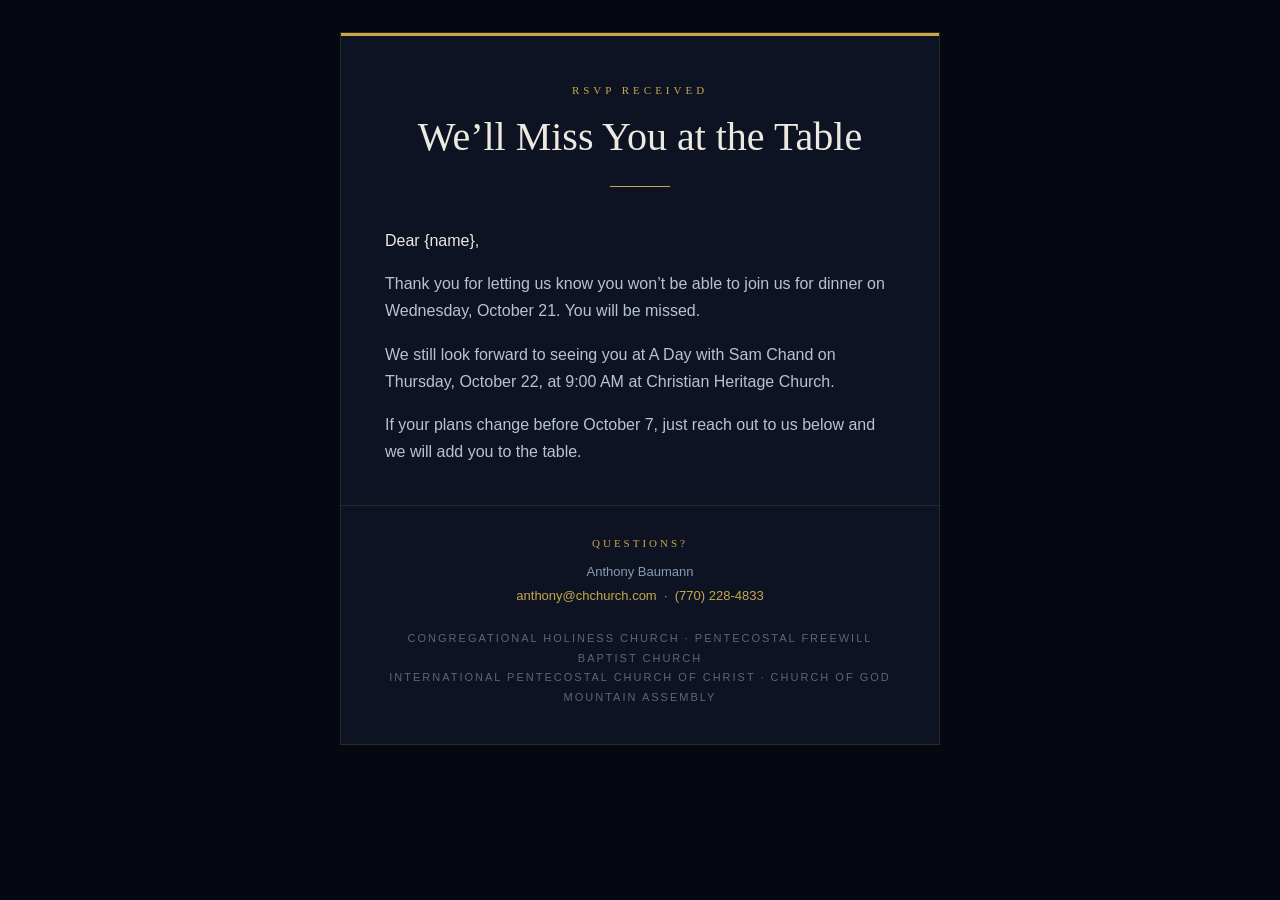
<file: emails/dinner-rsvp-regrets.html>
<!DOCTYPE html>
<html lang="en" xmlns="http://www.w3.org/1999/xhtml">
<head>
  <meta charset="UTF-8">
  <meta name="viewport" content="width=device-width, initial-scale=1.0">
  <meta name="color-scheme" content="dark light">
  <meta name="supported-color-schemes" content="dark light">
  <title>We Will Miss You at Dinner</title>
</head>
<body style="margin:0;padding:0;background-color:#050810;">
  <!-- Preheader (shows in inbox preview) -->
  <div style="display:none;max-height:0;overflow:hidden;opacity:0;color:#050810;">
    Thank you for letting us know about the October 21 dinner.
  </div>

  <table role="presentation" width="100%" cellpadding="0" cellspacing="0" border="0" style="background-color:#050810;">
    <tr>
      <td align="center" style="padding:32px 12px;">

        <table role="presentation" width="600" cellpadding="0" cellspacing="0" border="0" style="width:100%;max-width:600px;background-color:#0d1322;border:1px solid #2a2a22;">

          <!-- Gold top rule -->
          <tr><td style="height:3px;background-color:#c9a84c;font-size:0;line-height:0;">&nbsp;</td></tr>

          <!-- Header -->
          <tr>
            <td align="center" style="padding:48px 40px 12px;">
              <p style="margin:0 0 18px;font-family:Georgia,'Times New Roman',serif;font-size:11px;letter-spacing:4px;text-transform:uppercase;color:#c9a84c;">
                RSVP Received
              </p>
              <h1 style="margin:0;font-family:Georgia,'Times New Roman',serif;font-size:40px;line-height:1.15;font-weight:normal;color:#ede9e0;">
                We&rsquo;ll Miss You at the Table
              </h1>
              <table role="presentation" cellpadding="0" cellspacing="0" border="0" style="margin:26px auto 0;">
                <tr><td style="width:60px;height:1px;background-color:#c9a84c;font-size:0;line-height:0;">&nbsp;</td></tr>
              </table>
            </td>
          </tr>

          <!-- Greeting -->
          <tr>
            <td style="padding:28px 44px 40px;font-family:Arial,Helvetica,sans-serif;font-size:16px;line-height:1.7;color:#b8c2d3;">
              <p style="margin:0 0 16px;color:#ede9e0;">Dear {name},</p>
              <p style="margin:0 0 16px;">
                Thank you for letting us know you won&rsquo;t be able to join us for dinner on Wednesday, October 21. You will be missed.
              </p>
              <p style="margin:0 0 16px;">
                We still look forward to seeing you at A Day with Sam Chand on Thursday, October 22, at 9:00 AM at Christian Heritage Church.
              </p>
              <p style="margin:0;">
                If your plans change before October 7, just reach out to us below and we will add you to the table.
              </p>
            </td>
          </tr>

          <!-- Footer -->
          <tr>
            <td align="center" style="padding:28px 44px 36px;border-top:1px solid #2a2a22;font-family:Arial,Helvetica,sans-serif;font-size:13px;line-height:1.8;color:#8a9ab4;">
              <p style="margin:0 0 6px;font-family:Georgia,'Times New Roman',serif;font-size:11px;letter-spacing:3px;text-transform:uppercase;color:#c9a84c;">Questions?</p>
              Anthony Baumann<br>
              <a href="mailto:anthony@chchurch.com" style="color:#c9a84c;text-decoration:none;">anthony@chchurch.com</a>
              &nbsp;&middot;&nbsp;
              <a href="tel:7702284833" style="color:#c9a84c;text-decoration:none;">(770) 228-4833</a>
              <p style="margin:22px 0 0;font-size:11px;letter-spacing:2px;text-transform:uppercase;color:#5b6678;">
                Congregational Holiness Church &middot; Pentecostal Freewill Baptist Church<br>
                International Pentecostal Church of Christ &middot; Church of God Mountain Assembly
              </p>
            </td>
          </tr>

        </table>

      </td>
    </tr>
  </table>
</body>
</html>
</file>
<file: assets/styles.css>
@property --cta-shine-pos {
  syntax: "<angle>";
  initial-value: 0deg;
  inherits: false;
}

*, *::before, *::after { box-sizing: border-box; margin: 0; padding: 0; }
    :root {
      --bg-deep: #050810;
      --bg-base: #090d18;
      --bg-surface: #0d1322;
      --bg-card: #111827;
      --gold: #c9a84c;
      --gold-light: #e8c96a;
      --gold-dim: rgba(201,168,76,0.25);
      --gold-border: rgba(201,168,76,0.18);
      --text: #ede9e0;
      --text-secondary: #8a9ab4;
      --text-muted: #455060;
      --font-display: "Cormorant Garamond", serif;
      --font-title: "Cinzel", serif;
      --font-body: "Outfit", sans-serif;
    }
    html { scroll-behavior: smooth; }
    body {
      background: var(--bg-deep); color: var(--text);
      font-family: var(--font-body); font-weight: 400;
      line-height: 1.6; overflow-x: hidden;
    }
    ::-webkit-scrollbar { width: 5px; }
    ::-webkit-scrollbar-track { background: var(--bg-deep); }
    ::-webkit-scrollbar-thumb { background: var(--gold); border-radius: 3px; }

    /* LOADER */
    #loader {
      position: fixed; inset: 0; background: var(--bg-deep);
      display: flex; align-items: center; justify-content: center;
      z-index: 9999; transition: opacity 0.4s ease, visibility 0.4s ease;
    }
    #loader.hidden { opacity: 0; visibility: hidden; }
    .loader-inner { display: flex; flex-direction: column; align-items: center; gap: 22px; }
    .loader-line {
      width: 0; height: 1px; background: var(--gold);
      animation: loaderLine 0.5s ease forwards 0.6s;
    }
    @keyframes loaderLine { to { width: 220px; } }
    .loader-text {
      font-family: var(--font-title); font-size: 10px; letter-spacing: 0.45em;
      color: var(--gold); text-transform: uppercase;
      opacity: 0; animation: fadeIn 0.35s ease 0.2s forwards;
    }
    .loader-name {
      font-family: var(--font-display); font-size: clamp(56px, 10vw, 96px);
      font-weight: 400; color: var(--text); line-height: 1;
      letter-spacing: 0.02em;
      opacity: 0; animation: fadeIn 0.5s ease 0.9s forwards;
    }
    .loader-sub {
      font-family: var(--font-title); font-size: 11px; letter-spacing: 0.3em;
      color: var(--text-secondary); text-transform: uppercase;
      opacity: 0; animation: fadeIn 0.4s ease 1.3s forwards;
    }
    @keyframes fadeIn { to { opacity: 1; } }

    /* NAV */
    nav {
      position: fixed; top: 0; left: 0; right: 0; z-index: 1000;
      padding: 0 48px; height: 72px;
      display: flex; align-items: center; justify-content: space-between;
      transition: all 0.4s ease;
    }
    nav.scrolled {
      background: rgba(5,8,16,0.96);
      border-bottom: 1px solid var(--gold-border);
      backdrop-filter: blur(16px);
    }
    .nav-brand {
      font-family: var(--font-title); font-size: 11px;
      letter-spacing: 0.3em; color: var(--gold);
      text-transform: uppercase; text-decoration: none;
    }
    .nav-cta {
      font-family: var(--font-body); font-size: 12px; font-weight: 600;
      letter-spacing: 0.18em; text-transform: uppercase;
      color: var(--bg-deep); background: var(--gold);
      padding: 11px 28px; border: none; cursor: pointer;
      text-decoration: none; display: inline-block;
      transition: background 0.2s ease;
    }
    .nav-cta:hover { background: var(--gold-light); }
    .nav-links {
      display: flex; align-items: center; gap: 32px;
    }
    .nav-link {
      font-family: var(--font-body); font-size: 11px; font-weight: 500;
      letter-spacing: 0.18em; text-transform: uppercase;
      color: var(--text-secondary); text-decoration: none;
      transition: color 0.2s ease;
    }
    .nav-link:hover { color: var(--gold); }
    .nav-right { display: flex; align-items: center; }
    .hamburger { display: none; }
    

    /* HERO */
    .hero {
      position: relative; width: 100%; height: 100vh;
      min-height: 700px; overflow: hidden;
      display: flex; align-items: center; justify-content: center;
    }
    .hero-video {
      position: absolute; inset: 0; width: 100%; height: 100%;
      object-fit: cover; z-index: 0;
    }
    .hero-overlay {
      position: absolute; inset: 0; z-index: 1;
      background: linear-gradient(180deg,
        rgba(5,8,16,0.55) 0%,
        rgba(5,8,16,0.6) 45%,
        rgba(5,8,16,0.88) 80%,
        rgba(5,8,16,1) 100%
      );
    }
    .hero-grain {
      position: absolute; inset: 0; z-index: 2; pointer-events: none;
      opacity: 0.035;
      background-image: url("data:image/svg+xml,%3Csvg viewBox='0 0 512 512' xmlns='http://www.w3.org/2000/svg'%3E%3Cfilter id='n'%3E%3CfeTurbulence type='fractalNoise' baseFrequency='0.85' numOctaves='4' stitchTiles='stitch'/%3E%3C/filter%3E%3Crect width='100%25' height='100%25' filter='url(%23n)'/%3E%3C/svg%3E");
      background-size: 180px 180px;
    }
    .hero-content {
      position: relative; z-index: 3;
      text-align: center; padding: 20px; max-width: 960px; width: 100%;
    }
    .hero-logos {
      display: flex; align-items: center; justify-content: center;
      gap: 36px; margin-bottom: 40px; flex-wrap: wrap;
    }
    .hero-logo-item { display: flex; align-items: center; justify-content: center; }
    .hero-logo-item img {
      height: 38px; width: auto; object-fit: contain;
      filter: brightness(0) invert(1); opacity: 0.7;
      transition: opacity 0.3s;
    }
    .hero-logo-item.ipcc img { height: 46px; filter: none; opacity: 0.9; }
    .hero-logo-item.cgma img { height: 34px; }
    .hero-logo-item img:hover { opacity: 1; }
    .hero-divider {
      width: 0; height: 1px; background: var(--gold); margin: 0 auto 30px;
    }
    .hero-meta {
      font-family: var(--font-title); font-size: 11px;
      letter-spacing: 0.42em; color: var(--gold);
      text-transform: uppercase; margin-bottom: 22px;
    }
    .hero-title-pre {
      font-family: var(--font-display); font-size: clamp(26px, 4.5vw, 50px);
      font-weight: 300; font-style: italic; color: rgba(237,233,224,0.9);
      line-height: 1.1;
    }
    .hero-title-main {
      font-family: var(--font-display); font-size: clamp(72px, 13vw, 140px);
      font-weight: 600; line-height: 0.92; letter-spacing: -0.01em;
      background: linear-gradient(165deg, #ffffff 30%, #c9a84c 100%);
      -webkit-background-clip: text; -webkit-text-fill-color: transparent;
      background-clip: text;
    }
    .hero-subtitle {
      font-family: var(--font-body); font-size: clamp(12px, 1.8vw, 16px);
      font-weight: 300; letter-spacing: 0.18em; text-transform: uppercase;
      color: var(--text-secondary); margin-top: 20px; margin-bottom: 40px;
    }
    .hero-cta {
      display: inline-block; font-family: var(--font-body);
      font-size: 13px; font-weight: 600; letter-spacing: 0.22em;
      text-transform: uppercase; color: var(--bg-deep);
      padding: 17px 52px;
      text-decoration: none; position: relative; overflow: hidden;
      transition: transform 0.2s ease;
      border: 2px solid transparent;
      background:
        linear-gradient(var(--gold), var(--gold)) padding-box,
        conic-gradient(
          from var(--cta-shine-pos),
          var(--gold) 0deg,
          var(--gold-light) 55deg,
          rgba(255,248,210,0.95) 80deg,
          var(--gold-light) 110deg,
          var(--gold) 180deg,
          rgba(201,168,76,0.4) 240deg,
          var(--gold) 360deg
        ) border-box;
      animation: cta-border-rotate 2.8s linear infinite;
    }
    .hero-cta::before {
      content: ""; position: absolute; inset: 0;
      background: linear-gradient(
        105deg,
        transparent 30%,
        rgba(255,255,255,0.38) 50%,
        transparent 70%
      );
      animation: cta-sweep 3.2s ease-in-out infinite;
      z-index: 1;
    }
    .hero-cta::after {
      content: ""; position: absolute; inset: 0;
      background: var(--gold-light); transform: translateX(-101%);
      transition: transform 0.35s ease;
      z-index: 2;
    }
    .hero-cta:hover { transform: translateY(-2px); }
    .hero-cta:hover::after { transform: translateX(0); }
    .hero-cta span { position: relative; z-index: 1; }
    .hero-fine {
      font-size: 11px; letter-spacing: 0.16em; text-transform: uppercase;
      color: var(--text-muted); margin-top: 18px;
    }
    .hero-scroll {
      position: absolute; bottom: 40px; left: 50%;
      transform: translateX(-50%); z-index: 3;
      display: flex; flex-direction: column; align-items: center; gap: 10px;
      animation: scrollBob 2.2s ease-in-out infinite;
    }
    .hero-scroll span {
      font-family: var(--font-title); font-size: 9px;
      letter-spacing: 0.4em; color: var(--text-muted); text-transform: uppercase;
    }
    .scroll-line {
      width: 1px; height: 44px;
      background: linear-gradient(to bottom, var(--gold), transparent);
    }
    @keyframes scrollBob {
      0%, 100% { transform: translateX(-50%) translateY(0); }
      50% { transform: translateX(-50%) translateY(7px); }
    }

    /* SECTION COMMONS */
    section { padding: 108px 48px; }
    .section-inner { max-width: 1140px; margin: 0 auto; }
    .section-label {
      font-family: var(--font-title); font-size: 10px;
      letter-spacing: 0.48em; color: var(--gold); text-transform: uppercase;
      margin-bottom: 16px; display: block;
    }
    .section-title {
      font-family: var(--font-display); font-size: clamp(38px, 5.5vw, 62px);
      font-weight: 500; color: var(--text); line-height: 1.08; margin-bottom: 20px;
    }
    .section-divider {
      width: 60px; height: 1px; background: var(--gold); margin-bottom: 36px;
    }
    .reveal, .reveal-left, .reveal-right { opacity: 0; }

    /* ABOUT */
    .about { background: var(--bg-surface); }
    .about-grid {
      display: grid; grid-template-columns: 1fr 1fr; gap: 88px; align-items: center;
    }
    .about-quote {
      font-family: var(--font-display); font-size: clamp(28px, 3.5vw, 44px);
      font-weight: 400; font-style: italic; color: var(--text);
      line-height: 1.35; position: relative; padding-left: 8px;
    }
    .about-quote::before {
      content: "\201C"; font-family: var(--font-display); font-size: 160px;
      line-height: 0.65; color: var(--gold); opacity: 0.25;
      position: absolute; top: -10px; left: -28px; pointer-events: none;
    }
    .about-quote-attr {
      font-family: var(--font-body); font-size: 12px;
      letter-spacing: 0.22em; text-transform: uppercase;
      color: var(--gold); margin-top: 28px; display: block;
    }
    .about-body h3 {
      font-family: var(--font-display); font-size: clamp(26px, 3vw, 36px);
      font-weight: 500; color: var(--text); margin-bottom: 22px; line-height: 1.2;
    }
    .about-body p {
      color: var(--text-secondary); font-size: 16px; line-height: 1.78;
      margin-bottom: 16px;
    }
    .about-details {
      display: flex; flex-direction: column; gap: 14px;
      margin-top: 36px; padding-top: 36px;
      border-top: 1px solid var(--gold-border);
    }
    .about-detail {
      display: flex; align-items: center; gap: 14px;
      font-size: 15px; color: var(--text-secondary);
    }
    .about-detail strong { color: var(--text); font-weight: 500; }

    /* VALUE CARDS */
    .value-section { background: var(--bg-deep); }
    .value-grid {
      display: grid; grid-template-columns: repeat(3, 1fr);
      gap: 24px; margin-top: 60px;
    }
    .value-card {
      background: var(--bg-card); padding: 44px 36px;
      border-top: 2px solid var(--gold); position: relative; overflow: hidden;
      transition: transform 0.3s ease, box-shadow 0.3s ease;
    }
    .value-card::before {
      content: ""; position: absolute; inset: 0;
      background: linear-gradient(135deg, rgba(201,168,76,0.05) 0%, transparent 55%);
      pointer-events: none;
    }
    .value-card:hover { transform: translateY(-7px); box-shadow: 0 28px 64px rgba(0,0,0,0.5); }
    .value-number {
      font-family: var(--font-display); font-size: 80px; font-weight: 300;
      color: rgba(201,168,76,0.1); line-height: 1;
      position: absolute; top: 16px; right: 24px; pointer-events: none;
    }
    .value-icon { font-size: 34px; margin-bottom: 22px; display: block; }
    .value-title {
      font-family: var(--font-display); font-size: 28px; font-weight: 500;
      color: var(--text); margin-bottom: 14px; line-height: 1.2;
    }
    .value-body { font-size: 15px; color: var(--text-secondary); line-height: 1.72; }

    /* SCHEDULE */
    .schedule { background: var(--bg-surface); }
    .schedule-timeline { position: relative; margin-top: 64px; padding-left: 68px; }
    .timeline-line {
      position: absolute; left: 22px; top: 12px; bottom: 0;
      width: 1px; background: var(--gold-border);
    }
    .timeline-item {
      position: relative; padding-bottom: 56px; opacity: 0;
      transform: translateX(-20px);
    }
    .timeline-item:last-child { padding-bottom: 0; }
    .timeline-dot {
      position: absolute; left: -54px; top: 10px;
      width: 16px; height: 16px; border-radius: 50%;
      background: var(--bg-surface); border: 2px solid var(--gold);
      transition: background 0.3s; z-index: 1;
    }
    .timeline-time {
      font-family: var(--font-title); font-size: 11px;
      letter-spacing: 0.28em; color: var(--gold); margin-bottom: 10px;
    }
    .timeline-title {
      font-family: var(--font-display); font-size: clamp(22px, 2.8vw, 32px);
      font-weight: 500; color: var(--text); margin-bottom: 10px; line-height: 1.2;
    }
    .timeline-desc {
      font-size: 15px; color: var(--text-secondary); line-height: 1.68; max-width: 600px;
    }
    .timeline-badge {
      display: inline-block; font-size: 11px; letter-spacing: 0.16em;
      text-transform: uppercase; color: var(--gold);
      background: rgba(201,168,76,0.1); border: 1px solid var(--gold-border);
      padding: 5px 14px; margin-top: 12px;
    }

    /* SPEAKER */
    .speaker { background: var(--bg-deep); overflow: hidden; }
    .speaker-grid {
      display: grid; grid-template-columns: 400px 1fr; gap: 88px; align-items: start;
    }
    .speaker-photo-wrap { position: relative; }
    .speaker-photo-frame { position: relative; }
    .speaker-photo-frame::before {
      content: ""; position: absolute;
      top: -18px; left: -18px; right: 18px; bottom: 18px;
      border: 1px solid var(--gold-border); z-index: 0;
    }
    .speaker-photo-frame::after {
      content: ""; position: absolute; inset: 0; z-index: 2;
      background: linear-gradient(to bottom, transparent 55%, rgba(5,8,16,0.35) 100%);
    }
    .speaker-photo {
      width: 100%; aspect-ratio: 3/4; object-fit: cover;
      object-position: center top; display: block; position: relative; z-index: 1;
    }
    .speaker-glow {
      position: absolute; bottom: -50px; left: 50%; transform: translateX(-50%);
      width: 240px; height: 90px;
      background: radial-gradient(ellipse, rgba(201,168,76,0.18) 0%, transparent 70%);
      pointer-events: none;
    }
    .speaker-name {
      font-family: var(--font-display); font-size: clamp(46px, 5.5vw, 74px);
      font-weight: 600; color: var(--text); line-height: 0.93; margin-bottom: 6px;
    }
    .speaker-title-line {
      font-family: var(--font-body); font-size: 12px; letter-spacing: 0.22em;
      text-transform: uppercase; color: var(--text-secondary); margin-bottom: 36px;
    }
    .speaker-bio p {
      font-size: 16px; color: var(--text-secondary); line-height: 1.82; margin-bottom: 18px;
    }
    .speaker-stats {
      display: flex; gap: 44px; margin-top: 44px;
      padding-top: 44px; border-top: 1px solid var(--gold-border); flex-wrap: wrap;
    }
    .stat { display: flex; flex-direction: column; gap: 7px; }
    .stat-number {
      font-family: var(--font-display); font-size: 52px;
      font-weight: 600; color: var(--gold); line-height: 1;
    }
    .stat-label {
      font-size: 11px; letter-spacing: 0.12em; text-transform: uppercase;
      color: var(--text-secondary); line-height: 1.5;
    }

    /* DENOMINATIONS */
    .denominations { background: var(--bg-surface); text-align: center; }
    .denom-subtitle {
      font-size: 16px; color: var(--text-secondary);
      max-width: 540px; margin: 0 auto 64px; line-height: 1.7;
    }
    .denom-grid {
      display: grid; grid-template-columns: repeat(4, 1fr);
      gap: 24px; align-items: stretch;
    }
    .denom-item {
      display: flex; flex-direction: column; align-items: center;
      justify-content: center; gap: 20px; padding: 40px 20px;
      border: 1px solid var(--gold-border);
      transition: border-color 0.3s, background 0.3s;
      min-width: 0;
    }
    .denom-item:hover {
      border-color: rgba(201,168,76,0.45); background: rgba(201,168,76,0.04);
    }
    .denom-logo { height: 72px; width: auto; object-fit: contain; max-width: 100%; }
    .denom-logo.white-filter { filter: brightness(0) invert(1); opacity: 0.82; }
    .denom-logo.small { height: 50px; }
    .denom-name {
      font-family: var(--font-title); font-size: 10px; letter-spacing: 0.2em;
      text-transform: uppercase; color: var(--text-secondary);
      text-align: center; line-height: 1.6;
    }

    /* HOTEL */
    .hotel { background: var(--bg-deep); }
    .hotel-grid { display: grid; grid-template-columns: 1fr 1fr; gap: 88px; align-items: start; }
    .hotel-name {
      font-family: var(--font-display); font-size: clamp(28px, 3.5vw, 44px);
      font-weight: 500; color: var(--text); line-height: 1.15; margin-bottom: 8px;
    }
    .hotel-address {
      font-size: 14px; color: var(--text-secondary); letter-spacing: 0.06em; margin-bottom: 36px;
    }
    .hotel-rows { display: flex; flex-direction: column; gap: 0; margin-bottom: 36px; }
    .hotel-row {
      display: flex; gap: 16px; align-items: flex-start;
      padding: 14px 0; border-bottom: 1px solid rgba(255,255,255,0.05);
      font-size: 14px; color: var(--text-secondary);
    }
    .hotel-row:last-child { border-bottom: none; }
    .hotel-row-label { color: var(--text); font-weight: 500; min-width: 110px; flex-shrink: 0; }
    .hotel-reserve-note {
      margin-top: 36px;
      padding: 24px 28px;
      border-left: 3px solid var(--gold-dim);
      background: var(--bg-surface);
    }
    .hotel-reserve-note p {
      font-size: 15px; line-height: 1.75; color: var(--text-secondary);
      margin: 0 0 18px;
    }
    .hotel-form-link {
      display: inline-block; font-family: var(--font-body);
      font-size: 12px; font-weight: 600; letter-spacing: 0.2em; text-transform: uppercase;
      color: var(--gold); text-decoration: none;
      border-bottom: 1px solid var(--gold-dim);
      padding-bottom: 3px;
      transition: color 0.2s, border-color 0.2s;
    }
    .hotel-form-link:hover { color: var(--gold-light); border-color: var(--gold); }
    .amenities-label {
      font-family: var(--font-title); font-size: 10px;
      letter-spacing: 0.38em; text-transform: uppercase; color: var(--gold); margin-bottom: 20px;
    }
    .amenity-grid {
      display: grid; grid-template-columns: 1fr 1fr; gap: 12px; margin-bottom: 44px;
    }
    .amenity-item {
      display: flex; align-items: center; gap: 12px;
      font-size: 14px; color: var(--text-secondary);
      padding: 14px 16px; background: var(--bg-card);
    }
    .amenity-icon { font-size: 18px; flex-shrink: 0; }
    .nearby-label {
      font-family: var(--font-title); font-size: 10px;
      letter-spacing: 0.38em; text-transform: uppercase; color: var(--gold); margin-bottom: 16px;
    }
    .nearby-chips { display: flex; flex-wrap: wrap; gap: 10px; }
    .nearby-chip {
      font-size: 12px; color: var(--text-secondary);
      border: 1px solid var(--gold-border); padding: 7px 16px; letter-spacing: 0.04em;
    }

    /* REGISTRATION */
    .registration { background: var(--bg-surface); text-align: center; }
    .reg-lead {
      font-size: 16px; color: var(--text-secondary); max-width: 520px; margin: 0 auto 18px; line-height: 1.7;
    }
    .reg-deadline {
      display: inline-flex; align-items: center; gap: 12px;
      font-family: var(--font-title); font-size: 11px;
      letter-spacing: 0.28em; text-transform: uppercase;
      color: var(--gold); background: rgba(201,168,76,0.08);
      border: 1px solid var(--gold-border); padding: 11px 28px; margin-bottom: 56px;
    }
    .reg-form-wrap {
      max-width: 840px; margin: 0 auto;
      border: 1px solid var(--gold-border);
      padding: 52px; background: var(--bg-card);
    }

    /* FOOTER */
    footer {
      background: var(--bg-deep); border-top: 1px solid var(--gold-border);
      padding: 72px 48px 40px;
    }
    .footer-inner { max-width: 1140px; margin: 0 auto; }
    .footer-grid {
      display: grid; grid-template-columns: 1fr 1fr 1fr; gap: 64px; margin-bottom: 56px;
    }
    .footer-col-label {
      font-family: var(--font-title); font-size: 10px;
      letter-spacing: 0.38em; text-transform: uppercase; color: var(--gold); margin-bottom: 22px;
    }
    .footer-event-name {
      font-family: var(--font-display); font-size: 26px;
      font-weight: 500; color: var(--text); line-height: 1.2; margin-bottom: 14px;
    }
    .footer-text { font-size: 14px; color: var(--text-secondary); line-height: 1.85; }
    .footer-text a { color: var(--gold); text-decoration: none; }
    .footer-text a:hover { text-decoration: underline; }
    .footer-logos-grid {
      display: grid; grid-template-columns: 1fr 1fr; gap: 14px;
    }
    .footer-logo-box {
      display: flex; align-items: center; justify-content: center;
      padding: 16px; background: rgba(255,255,255,0.03);
    }
    .footer-logo-box img { height: 30px; width: auto; object-fit: contain; }
    .footer-logo-box img.white-filter { filter: brightness(0) invert(1); opacity: 0.6; }
    .footer-bottom {
      border-top: 1px solid rgba(255,255,255,0.05); padding-top: 28px;
      display: flex; align-items: center; justify-content: space-between; flex-wrap: wrap; gap: 12px;
    }
    .footer-copy { font-size: 12px; color: var(--text-muted); letter-spacing: 0.05em; }
    .footer-tag {
      font-family: var(--font-title); font-size: 10px;
      letter-spacing: 0.28em; text-transform: uppercase; color: var(--text-muted);
    }

    /* RESPONSIVE */
    @media (max-width: 1024px) {
      .speaker-grid { grid-template-columns: 1fr; gap: 52px; }
      .speaker-photo-wrap { max-width: 380px; }
      .about-grid { grid-template-columns: 1fr; gap: 52px; }
      .denom-grid { grid-template-columns: 1fr 1fr; gap: 12px; }
      .denom-item { padding: 28px 12px; gap: 14px; }
      .denom-logo { height: 50px; }
      .denom-logo.small { height: 36px; }
      .hotel-grid { grid-template-columns: 1fr; gap: 56px; }
    }
    @media (max-width: 768px) {
      section { padding: 72px 24px; }
      nav { padding: 0 24px; }
      .nav-brand { display: none; }
    .nav-links {
      display: none;
      position: fixed; top: 72px; left: 0; right: 0;
      background: rgba(5,8,16,0.97);
      border-bottom: 1px solid var(--gold-border);
      backdrop-filter: blur(16px);
      flex-direction: column; padding: 16px 24px 24px;
      gap: 0; z-index: 999;
    }
    .nav-links.open { display: flex; }
    .nav-links .nav-link {
      padding: 14px 0;
      border-bottom: 1px solid rgba(201,168,76,0.1);
      font-size: 13px;
    }
    .nav-links .nav-link:last-child { border-bottom: none; }
    .hamburger {
      display: flex; flex-direction: column; justify-content: center;
      gap: 5px; background: none; border: none; cursor: pointer;
      padding: 8px; margin-right: 12px;
    }
    .hamburger span {
      display: block; width: 22px; height: 2px;
      background: var(--text); border-radius: 2px;
      transition: all 0.3s ease;
    }
    .hamburger.open span:nth-child(1) { transform: translateY(7px) rotate(45deg); }
    .hamburger.open span:nth-child(2) { opacity: 0; }
    .hamburger.open span:nth-child(3) { transform: translateY(-7px) rotate(-45deg); }
      .value-grid { grid-template-columns: 1fr; }
      .footer-grid { grid-template-columns: 1fr; gap: 40px; }
      .footer-bottom { flex-direction: column; align-items: flex-start; }
      .hero-logos { gap: 20px; }
      .hero-logo-item img { height: 28px; }
      .hero-logo-item.ipcc img { height: 34px; }
      .speaker-stats { gap: 28px; }
      .reg-form-wrap { padding: 28px 20px; }
      .schedule-timeline { padding-left: 44px; }
    }
    @media (max-width: 480px) {
      .denom-grid { grid-template-columns: 1fr 1fr; gap: 10px; }
      .amenity-grid { grid-template-columns: 1fr; }
      .footer-logos-grid { grid-template-columns: 1fr 1fr; }
    }
    @keyframes cta-border-rotate {
      to { --cta-shine-pos: 360deg; }
    }
    @keyframes cta-sweep {
      0%   { transform: translateX(-150%); opacity: 0; }
      15%  { opacity: 1; }
      55%  { transform: translateX(200%); opacity: 0; }
      100% { transform: translateX(200%); opacity: 0; }
    }
    /* ── Gallery ── */
    .gallery { padding: 80px 0; background: var(--bg-deep); }
    .gallery-grid {
      display: grid;
      grid-template-columns: repeat(2, 1fr);
      gap: 6px;
      margin-top: 48px;
    }
    .gallery-item {
      overflow: hidden;
      position: relative;
    }
    .gallery-item img {
      width: 100%;
      height: 240px;
      object-fit: cover;
      display: block;
      transition: transform 0.6s ease, filter 0.6s ease;
      filter: brightness(0.82) saturate(0.85);
    }
    .gallery-item::after {
      content: '';
      position: absolute; inset: 0;
      background: linear-gradient(to top, rgba(5,8,16,0.55) 0%, transparent 60%);
      pointer-events: none;
    }
    .gallery-item:hover img {
      transform: scale(1.04);
      filter: brightness(0.95) saturate(1.05);
    }
    @media (max-width: 768px) {
      .gallery-grid { grid-template-columns: repeat(2, 1fr); gap: 4px; }
      .gallery-item img { height: 160px; }
    }
    /* ── Reservation Form Section ── */
    .reservation-form-section { padding: 80px 0; background: var(--bg-surface); }
</file>
